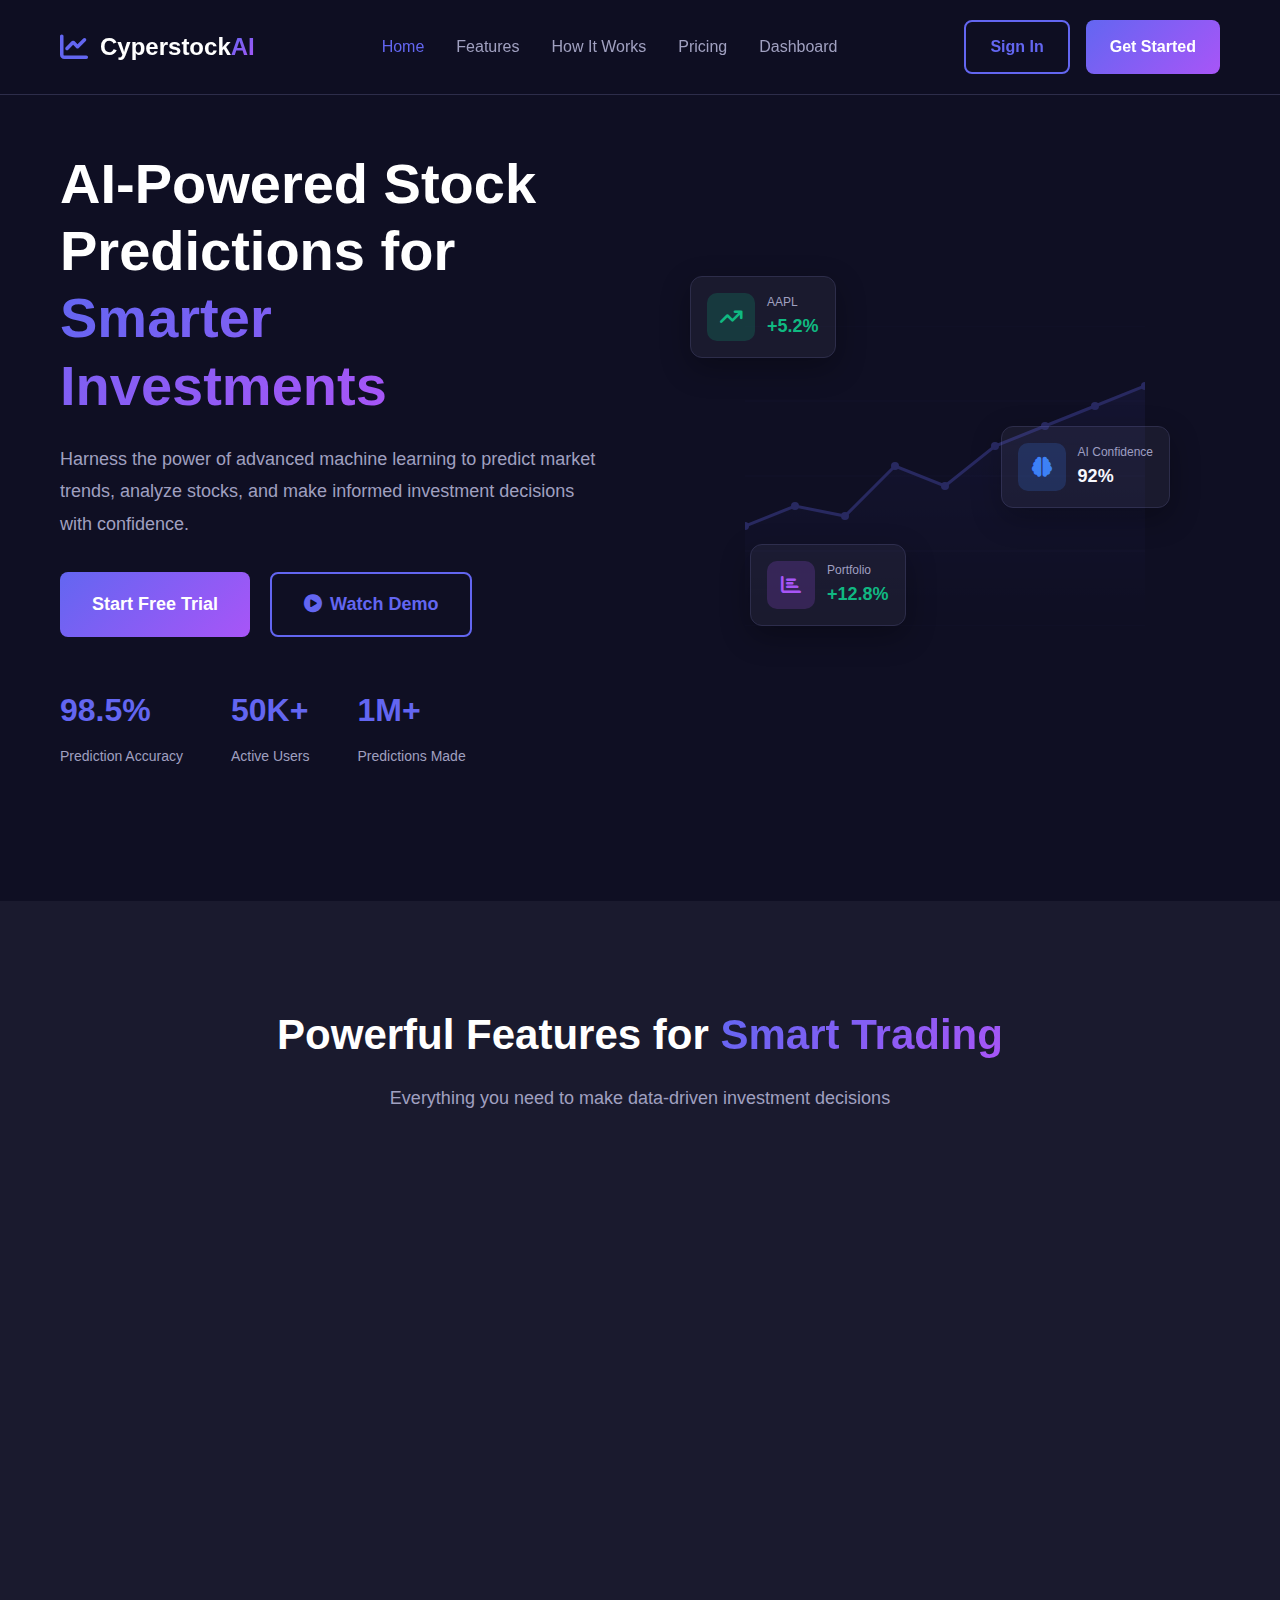
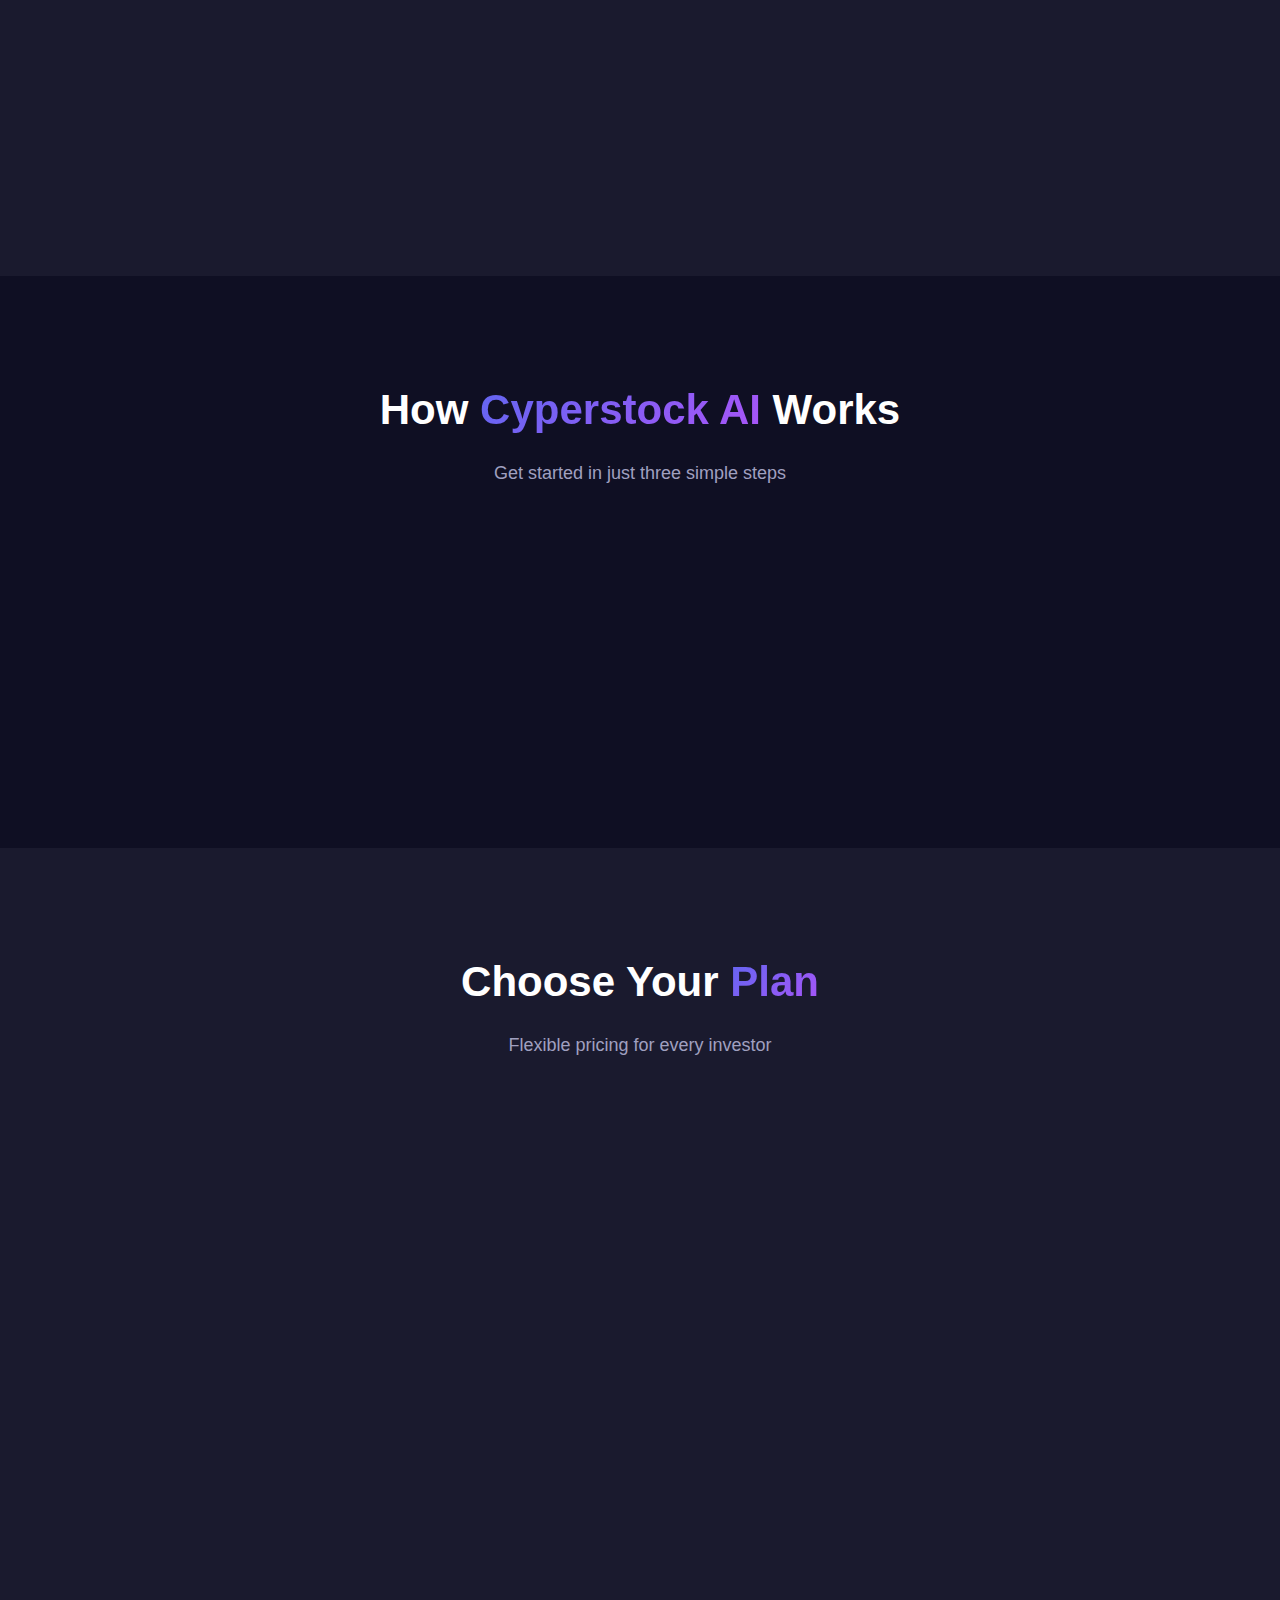
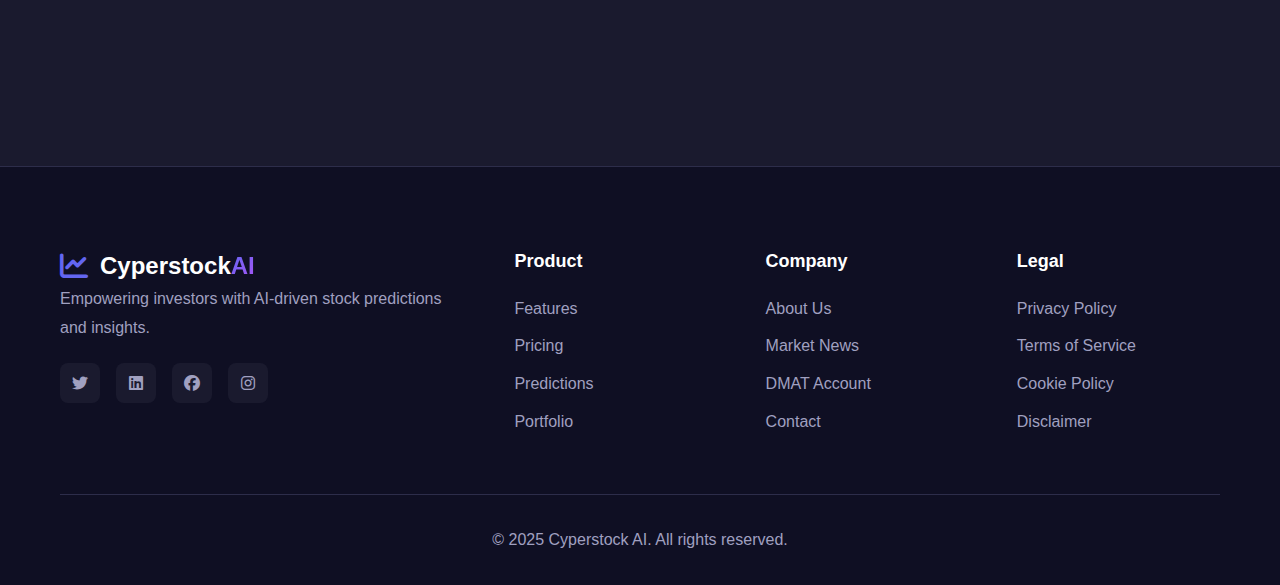
<file: index.html>
<!DOCTYPE html>
<html lang="en">
<head>
    <meta charset="UTF-8">
    <meta name="viewport" content="width=device-width, initial-scale=1.0">
    <title>Cyperstock AI - Smart Stock Predictions</title>
    <link rel="stylesheet" href="styles.css">
    <link rel="stylesheet" href="https://cdnjs.cloudflare.com/ajax/libs/font-awesome/6.4.0/css/all.min.css">
</head>
<body>
    <nav class="navbar">
        <div class="container">
            <div class="nav-content">
                <div class="logo">
                    <i class="fas fa-chart-line"></i>
                    <span>Cyperstock<span class="ai-text">AI</span></span>
                </div>
                <ul class="nav-links">
                    <li><a href="index.html" class="active">Home</a></li>
                    <li><a href="#features">Features</a></li>
                    <li><a href="#how-it-works">How It Works</a></li>
                    <li><a href="#pricing">Pricing</a></li>
                    <li><a href="dashboard.html">Dashboard</a></li>
                </ul>
                <div class="nav-buttons">
                    <a href="signin.html" class="btn btn-outline">Sign In</a>
                    <a href="signup.html" class="btn btn-primary">Get Started</a>
                </div>
                <div class="hamburger">
                    <span></span>
                    <span></span>
                    <span></span>
                </div>
            </div>
        </div>
    </nav>

    <section id="home" class="hero">
        <div class="container">
            <div class="hero-content">
                <div class="hero-text">
                    <h1>AI-Powered Stock Predictions for <span class="gradient-text">Smarter Investments</span></h1>
                    <p>Harness the power of advanced machine learning to predict market trends, analyze stocks, and make informed investment decisions with confidence.</p>
                    <div class="hero-buttons">
                        <a href="signup.html" class="btn btn-primary btn-large">Start Free Trial</a>
                        <a href="#how-it-works" class="btn btn-outline btn-large">
                            <i class="fas fa-play-circle"></i> Watch Demo
                        </a>
                    </div>
                    <div class="hero-stats">
                        <div class="stat">
                            <h3>98.5%</h3>
                            <p>Prediction Accuracy</p>
                        </div>
                        <div class="stat">
                            <h3>50K+</h3>
                            <p>Active Users</p>
                        </div>
                        <div class="stat">
                            <h3>1M+</h3>
                            <p>Predictions Made</p>
                        </div>
                    </div>
                </div>
                <div class="hero-image">
                    <div class="floating-card card-1">
                        <div class="card-icon green">
                            <i class="fas fa-arrow-trend-up"></i>
                        </div>
                        <div class="card-info">
                            <span class="card-label">AAPL</span>
                            <span class="card-value green">+5.2%</span>
                        </div>
                    </div>
                    <div class="floating-card card-2">
                        <div class="card-icon blue">
                            <i class="fas fa-brain"></i>
                        </div>
                        <div class="card-info">
                            <span class="card-label">AI Confidence</span>
                            <span class="card-value">92%</span>
                        </div>
                    </div>
                    <div class="floating-card card-3">
                        <div class="card-icon purple">
                            <i class="fas fa-chart-bar"></i>
                        </div>
                        <div class="card-info">
                            <span class="card-label">Portfolio</span>
                            <span class="card-value green">+12.8%</span>
                        </div>
                    </div>
                    <div class="hero-chart">
                        <canvas id="heroChart"></canvas>
                    </div>
                </div>
            </div>
        </div>
    </section>

    <section id="features" class="features">
        <div class="container">
            <div class="section-header">
                <h2>Powerful Features for <span class="gradient-text">Smart Trading</span></h2>
                <p>Everything you need to make data-driven investment decisions</p>
            </div>
            <div class="features-grid">
                <div class="feature-card">
                    <div class="feature-icon purple">
                        <i class="fas fa-robot"></i>
                    </div>
                    <h3>AI-Powered Predictions</h3>
                    <p>Advanced machine learning algorithms analyze market data to provide accurate stock predictions.</p>
                </div>
                <div class="feature-card">
                    <div class="feature-icon blue">
                        <i class="fas fa-chart-line"></i>
                    </div>
                    <h3>Real-Time Analysis</h3>
                    <p>Get instant market insights and live updates on your stock portfolio 24/7.</p>
                </div>
                <div class="feature-card">
                    <div class="feature-icon green">
                        <i class="fas fa-shield-halved"></i>
                    </div>
                    <h3>Secure DMAT Integration</h3>
                    <p>Connect your DMAT account securely and manage your investments seamlessly.</p>
                </div>
                <div class="feature-card">
                    <div class="feature-icon orange">
                        <i class="fas fa-bell"></i>
                    </div>
                    <h3>Smart Alerts</h3>
                    <p>Receive timely notifications about market movements and trading opportunities.</p>
                </div>
                <div class="feature-card">
                    <div class="feature-icon red">
                        <i class="fas fa-compass"></i>
                    </div>
                    <h3>Portfolio Optimizer</h3>
                    <p>AI-driven recommendations to optimize your portfolio for maximum returns.</p>
                </div>
                <div class="feature-card">
                    <div class="feature-icon cyan">
                        <i class="fas fa-graduation-cap"></i>
                    </div>
                    <h3>Learning Resources</h3>
                    <p>Access tutorials, market insights, and educational content to improve your trading skills.</p>
                </div>
            </div>
        </div>
    </section>

    <section id="how-it-works" class="how-it-works">
        <div class="container">
            <div class="section-header">
                <h2>How <span class="gradient-text">Cyperstock AI</span> Works</h2>
                <p>Get started in just three simple steps</p>
            </div>
            <div class="steps">
                <div class="step">
                    <div class="step-number">1</div>
                    <div class="step-content">
                        <h3>Create Your Account</h3>
                        <p>Sign up with email or Google and connect your DMAT account securely.</p>
                    </div>
                </div>
                <div class="step">
                    <div class="step-number">2</div>
                    <div class="step-content">
                        <h3>Set Your Preferences</h3>
                        <p>Tell us about your investment goals, risk tolerance, and preferred stocks.</p>
                    </div>
                </div>
                <div class="step">
                    <div class="step-number">3</div>
                    <div class="step-content">
                        <h3>Get AI Predictions</h3>
                        <p>Receive real-time predictions and insights to make smarter investment decisions.</p>
                    </div>
                </div>
            </div>
        </div>
    </section>

    <section id="pricing" class="pricing">
        <div class="container">
            <div class="section-header">
                <h2>Choose Your <span class="gradient-text">Plan</span></h2>
                <p>Flexible pricing for every investor</p>
            </div>
            <div class="pricing-grid">
                <div class="pricing-card">
                    <div class="pricing-header">
                        <h3>Starter</h3>
                        <div class="price">
                            <span class="currency">₹</span>
                            <span class="amount">0</span>
                            <span class="period">/month</span>
                        </div>
                    </div>
                    <ul class="features-list">
                        <li><i class="fas fa-check"></i> 5 Stock Predictions/day</li>
                        <li><i class="fas fa-check"></i> Basic Market Analysis</li>
                        <li><i class="fas fa-check"></i> Email Support</li>
                        <li class="disabled"><i class="fas fa-times"></i> Real-Time Alerts</li>
                        <li class="disabled"><i class="fas fa-times"></i> Portfolio Optimizer</li>
                    </ul>
                    <a href="signup.html" class="btn btn-outline">Get Started</a>
                </div>
                <div class="pricing-card featured">
                    <div class="badge">Most Popular</div>
                    <div class="pricing-header">
                        <h3>Pro</h3>
                        <div class="price">
                            <span class="currency">₹</span>
                            <span class="amount">999</span>
                            <span class="period">/month</span>
                        </div>
                    </div>
                    <ul class="features-list">
                        <li><i class="fas fa-check"></i> Unlimited Predictions</li>
                        <li><i class="fas fa-check"></i> Advanced AI Analysis</li>
                        <li><i class="fas fa-check"></i> Real-Time Alerts</li>
                        <li><i class="fas fa-check"></i> Portfolio Optimizer</li>
                        <li><i class="fas fa-check"></i> Priority Support</li>
                    </ul>
                    <a href="signup.html" class="btn btn-primary">Start Free Trial</a>
                </div>
                <div class="pricing-card">
                    <div class="pricing-header">
                        <h3>Enterprise</h3>
                        <div class="price">
                            <span class="currency">₹</span>
                            <span class="amount">2499</span>
                            <span class="period">/month</span>
                        </div>
                    </div>
                    <ul class="features-list">
                        <li><i class="fas fa-check"></i> Everything in Pro</li>
                        <li><i class="fas fa-check"></i> Custom AI Models</li>
                        <li><i class="fas fa-check"></i> API Access</li>
                        <li><i class="fas fa-check"></i> Dedicated Account Manager</li>
                        <li><i class="fas fa-check"></i> 24/7 Phone Support</li>
                    </ul>
                    <a href="signup.html" class="btn btn-outline">Contact Sales</a>
                </div>
            </div>
        </div>
    </section>

    <footer class="footer">
        <div class="container">
            <div class="footer-content">
                <div class="footer-section">
                    <div class="logo">
                        <i class="fas fa-chart-line"></i>
                        <span>Cyperstock<span class="ai-text">AI</span></span>
                    </div>
                    <p>Empowering investors with AI-driven stock predictions and insights.</p>
                    <div class="social-links">
                        <a href="#"><i class="fab fa-twitter"></i></a>
                        <a href="#"><i class="fab fa-linkedin"></i></a>
                        <a href="#"><i class="fab fa-facebook"></i></a>
                        <a href="#"><i class="fab fa-instagram"></i></a>
                    </div>
                </div>
                <div class="footer-section">
                    <h4>Product</h4>
                    <ul>
                        <li><a href="#features">Features</a></li>
                        <li><a href="#pricing">Pricing</a></li>
                        <li><a href="predictions.html">Predictions</a></li>
                        <li><a href="portfolio.html">Portfolio</a></li>
                    </ul>
                </div>
                <div class="footer-section">
                    <h4>Company</h4>
                    <ul>
                        <li><a href="#">About Us</a></li>
                        <li><a href="news.html">Market News</a></li>
                        <li><a href="dmat.html">DMAT Account</a></li>
                        <li><a href="#">Contact</a></li>
                    </ul>
                </div>
                <div class="footer-section">
                    <h4>Legal</h4>
                    <ul>
                        <li><a href="#">Privacy Policy</a></li>
                        <li><a href="#">Terms of Service</a></li>
                        <li><a href="#">Cookie Policy</a></li>
                        <li><a href="#">Disclaimer</a></li>
                    </ul>
                </div>
            </div>
            <div class="footer-bottom">
                <p>&copy; 2025 Cyperstock AI. All rights reserved.</p>
            </div>
        </div>
    </footer>

    <script src="script.js"></script>
</body>
</html>
</file>
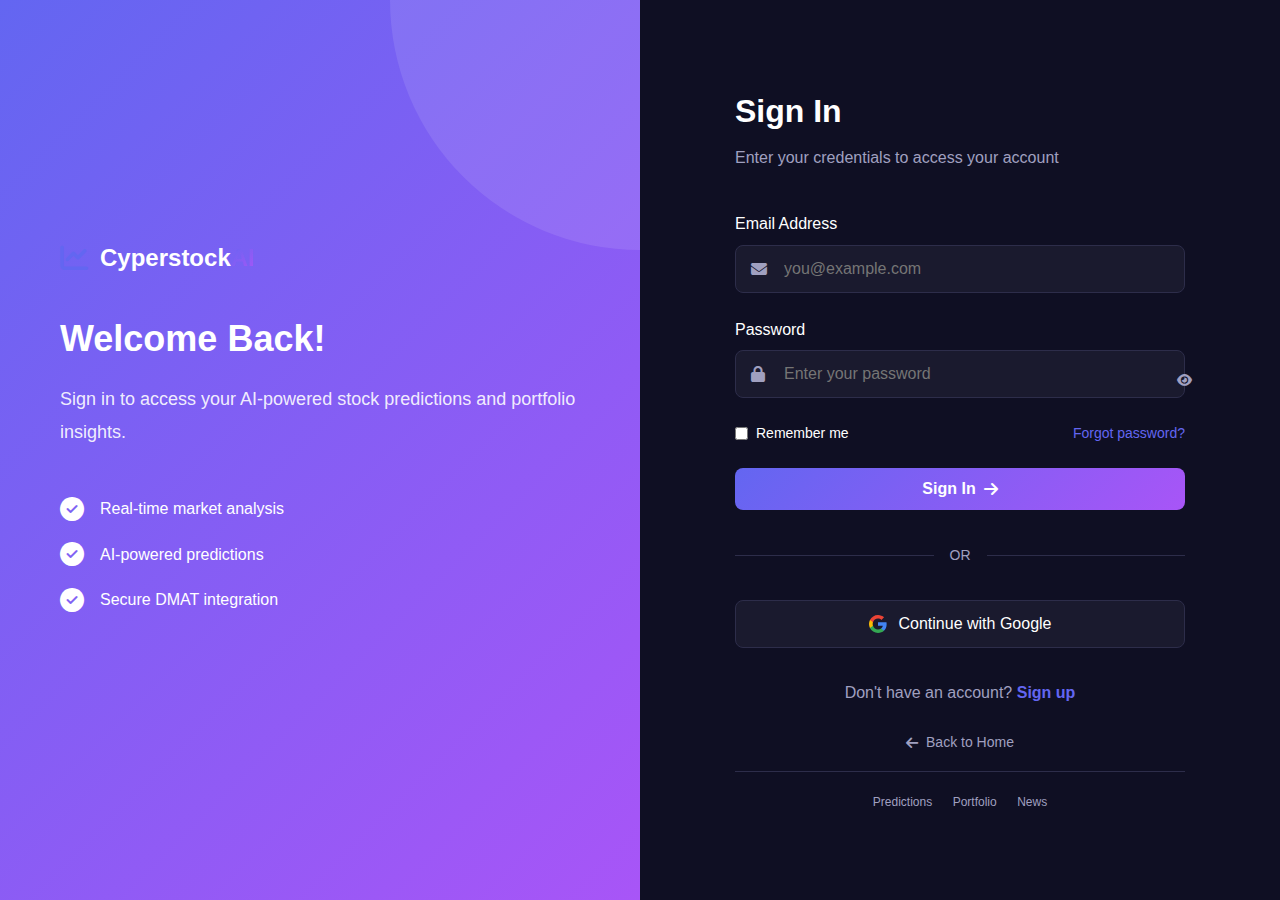
<file: dmat.html>
<!DOCTYPE html>
<html lang="en">
<head>
    <meta charset="UTF-8">
    <meta name="viewport" content="width=device-width, initial-scale=1.0">
    <title>DMAT Account - Cyperstock AI</title>
    <link rel="stylesheet" href="styles.css">
    <link rel="stylesheet" href="https://cdnjs.cloudflare.com/ajax/libs/font-awesome/6.4.0/css/all.min.css">
</head>
<body class="dashboard-page">
    <!-- Sidebar -->
    <aside class="sidebar">
        <div class="sidebar-header">
            <a href="index.html" class="logo" style="text-decoration: none; color: inherit;">
                <i class="fas fa-chart-line"></i>
                <span>Cyperstock<span class="ai-text">AI</span></span>
            </a>
        </div>
        <nav class="sidebar-nav">
            <a href="dashboard.html" class="nav-item">
                <i class="fas fa-home"></i>
                <span>Dashboard</span>
            </a>
            <a href="predictions.html" class="nav-item">
                <i class="fas fa-chart-bar"></i>
                <span>Predictions</span>
            </a>
            <a href="portfolio.html" class="nav-item">
                <i class="fas fa-briefcase"></i>
                <span>Portfolio</span>
            </a>
            <a href="news.html" class="nav-item">
                <i class="fas fa-newspaper"></i>
                <span>Market News</span>
            </a>
            <a href="dmat.html" class="nav-item active">
                <i class="fas fa-building-columns"></i>
                <span>DMAT Account</span>
            </a>
        </nav>
        <div class="sidebar-footer">
            <div class="user-profile">
                <div class="user-avatar">JD</div>
                <div class="user-info">
                    <h4>John Doe</h4>
                    <p>Pro Plan</p>
                </div>
            </div>
            <button class="btn-logout">
                <i class="fas fa-sign-out-alt"></i>
            </button>
        </div>
    </aside>

    <!-- Main Content -->
    <main class="dashboard-main">
        <!-- Header -->
        <header class="dashboard-header">
            <div class="header-left">
                <button class="menu-toggle">
                    <i class="fas fa-bars"></i>
                </button>
                <h1>DMAT Account</h1>
            </div>
            <div class="header-right">
                <button class="btn btn-primary">
                    <i class="fas fa-link"></i> Link New Account
                </button>
                <button class="icon-btn">
                    <i class="fas fa-bell"></i>
                    <span class="notification-dot"></span>
                </button>
                <button class="icon-btn">
                    <i class="fas fa-user"></i>
                </button>
            </div>
        </header>

        <!-- DMAT Content -->
        <div class="dashboard-content">
            <!-- Connected Accounts -->
            <div class="dmat-accounts">
                <h2>Connected DMAT Accounts</h2>
                <div class="accounts-grid">
                    <div class="dmat-account-card active">
                        <div class="account-status">
                            <span class="status-badge active">Active</span>
                            <button class="btn-icon-small"><i class="fas fa-ellipsis-v"></i></button>
                        </div>
                        <div class="account-header">
                            <div class="broker-logo">
                                <i class="fas fa-building"></i>
                            </div>
                            <div class="account-info">
                                <h3>Zerodha</h3>
                                <p>DMAT: 1234567890123456</p>
                            </div>
                        </div>
                        <div class="account-stats">
                            <div class="stat">
                                <span class="label">Holdings Value</span>
                                <span class="value">₹8,45,230</span>
                            </div>
                            <div class="stat">
                                <span class="label">Available Margin</span>
                                <span class="value">₹2,50,000</span>
                            </div>
                        </div>
                        <div class="account-actions">
                            <button class="btn btn-outline btn-small">
                                <i class="fas fa-sync"></i> Sync Now
                            </button>
                            <button class="btn btn-outline btn-small">
                                <i class="fas fa-chart-simple"></i> View Details
                            </button>
                        </div>
                        <div class="last-sync">
                            <i class="fas fa-clock"></i> Last synced: 5 mins ago
                        </div>
                    </div>

                    <div class="dmat-account-card">
                        <div class="account-status">
                            <span class="status-badge active">Active</span>
                            <button class="btn-icon-small"><i class="fas fa-ellipsis-v"></i></button>
                        </div>
                        <div class="account-header">
                            <div class="broker-logo">
                                <i class="fas fa-building"></i>
                            </div>
                            <div class="account-info">
                                <h3>Upstox</h3>
                                <p>DMAT: 9876543210987654</p>
                            </div>
                        </div>
                        <div class="account-stats">
                            <div class="stat">
                                <span class="label">Holdings Value</span>
                                <span class="value">₹4,00,660</span>
                            </div>
                            <div class="stat">
                                <span class="label">Available Margin</span>
                                <span class="value">₹1,20,000</span>
                            </div>
                        </div>
                        <div class="account-actions">
                            <button class="btn btn-outline btn-small">
                                <i class="fas fa-sync"></i> Sync Now
                            </button>
                            <button class="btn btn-outline btn-small">
                                <i class="fas fa-chart-simple"></i> View Details
                            </button>
                        </div>
                        <div class="last-sync">
                            <i class="fas fa-clock"></i> Last synced: 2 hours ago
                        </div>
                    </div>

                    <div class="dmat-account-card add-new">
                        <div class="add-account-content">
                            <div class="add-icon">
                                <i class="fas fa-plus"></i>
                            </div>
                            <h3>Link New DMAT Account</h3>
                            <p>Connect another broker account to manage all investments in one place</p>
                            <button class="btn btn-primary">
                                <i class="fas fa-link"></i> Link Account
                            </button>
                        </div>
                    </div>
                </div>
            </div>

            <!-- Supported Brokers -->
            <div class="dashboard-card">
                <div class="card-header">
                    <h3>Supported Brokers</h3>
                    <p class="subtitle">Connect with India's leading stockbrokers</p>
                </div>
                <div class="card-content">
                    <div class="brokers-grid">
                        <div class="broker-card">
                            <div class="broker-icon">
                                <i class="fas fa-building-columns"></i>
                            </div>
                            <h4>Zerodha</h4>
                            <p>India's largest stockbroker</p>
                            <button class="btn btn-outline btn-small">Connect</button>
                        </div>
                        <div class="broker-card">
                            <div class="broker-icon">
                                <i class="fas fa-building-columns"></i>
                            </div>
                            <h4>Upstox</h4>
                            <p>Low-cost trading platform</p>
                            <button class="btn btn-outline btn-small">Connect</button>
                        </div>
                        <div class="broker-card">
                            <div class="broker-icon">
                                <i class="fas fa-building-columns"></i>
                            </div>
                            <h4>Angel One</h4>
                            <p>Full-service broker</p>
                            <button class="btn btn-outline btn-small">Connect</button>
                        </div>
                        <div class="broker-card">
                            <div class="broker-icon">
                                <i class="fas fa-building-columns"></i>
                            </div>
                            <h4>ICICI Direct</h4>
                            <p>Bank-backed trading</p>
                            <button class="btn btn-outline btn-small">Connect</button>
                        </div>
                        <div class="broker-card">
                            <div class="broker-icon">
                                <i class="fas fa-building-columns"></i>
                            </div>
                            <h4>HDFC Securities</h4>
                            <p>Trusted by millions</p>
                            <button class="btn btn-outline btn-small">Connect</button>
                        </div>
                        <div class="broker-card">
                            <div class="broker-icon">
                                <i class="fas fa-building-columns"></i>
                            </div>
                            <h4>Groww</h4>
                            <p>Simple investing</p>
                            <button class="btn btn-outline btn-small">Connect</button>
                        </div>
                        <div class="broker-card">
                            <div class="broker-icon">
                                <i class="fas fa-building-columns"></i>
                            </div>
                            <h4>Sharekhan</h4>
                            <p>Comprehensive services</p>
                            <button class="btn btn-outline btn-small">Connect</button>
                        </div>
                        <div class="broker-card">
                            <div class="broker-icon">
                                <i class="fas fa-building-columns"></i>
                            </div>
                            <h4>5paisa</h4>
                            <p>Affordable trading</p>
                            <button class="btn btn-outline btn-small">Connect</button>
                        </div>
                    </div>
                </div>
            </div>

            <!-- Security & Benefits -->
            <div class="info-cards-grid">
                <div class="info-card">
                    <div class="info-icon">
                        <i class="fas fa-shield-halved"></i>
                    </div>
                    <h3>Bank-Level Security</h3>
                    <p>Your DMAT account credentials are encrypted with 256-bit SSL encryption and stored securely.</p>
                </div>
                <div class="info-card">
                    <div class="info-icon">
                        <i class="fas fa-sync"></i>
                    </div>
                    <h3>Auto-Sync</h3>
                    <p>Real-time synchronization of your holdings and transactions across all connected accounts.</p>
                </div>
                <div class="info-card">
                    <div class="info-icon">
                        <i class="fas fa-eye-slash"></i>
                    </div>
                    <h3>Read-Only Access</h3>
                    <p>We only read your portfolio data. We cannot place orders or withdraw funds from your account.</p>
                </div>
            </div>

            <!-- How to Connect -->
            <div class="dashboard-card">
                <div class="card-header">
                    <h3>How to Connect Your DMAT Account</h3>
                </div>
                <div class="card-content">
                    <div class="steps-horizontal">
                        <div class="step-item">
                            <div class="step-number">1</div>
                            <h4>Select Broker</h4>
                            <p>Choose your broker from the supported list above</p>
                        </div>
                        <div class="step-arrow"><i class="fas fa-arrow-right"></i></div>
                        <div class="step-item">
                            <div class="step-number">2</div>
                            <h4>Authorize</h4>
                            <p>Login to your broker account to grant read-only access</p>
                        </div>
                        <div class="step-arrow"><i class="fas fa-arrow-right"></i></div>
                        <div class="step-item">
                            <div class="step-number">3</div>
                            <h4>Sync Data</h4>
                            <p>Your holdings will be automatically imported and synced</p>
                        </div>
                        <div class="step-arrow"><i class="fas fa-arrow-right"></i></div>
                        <div class="step-item">
                            <div class="step-number">4</div>
                            <h4>Get Insights</h4>
                            <p>Receive AI-powered predictions for your portfolio</p>
                        </div>
                    </div>
                </div>
            </div>

            <!-- FAQ -->
            <div class="dashboard-card">
                <div class="card-header">
                    <h3>Frequently Asked Questions</h3>
                </div>
                <div class="card-content">
                    <div class="faq-list">
                        <div class="faq-item">
                            <div class="faq-question">
                                <h4>Is it safe to connect my DMAT account?</h4>
                                <i class="fas fa-chevron-down"></i>
                            </div>
                            <div class="faq-answer">
                                <p>Yes, it's completely safe. We use bank-level encryption and only request read-only access. We cannot place orders, transfer funds, or modify your account in any way.</p>
                            </div>
                        </div>
                        <div class="faq-item">
                            <div class="faq-question">
                                <h4>How often is my portfolio synced?</h4>
                                <i class="fas fa-chevron-down"></i>
                            </div>
                            <div class="faq-answer">
                                <p>Your portfolio is automatically synced every 5 minutes during market hours and every hour after market close. You can also manually sync anytime.</p>
                            </div>
                        </div>
                        <div class="faq-item">
                            <div class="faq-question">
                                <h4>Can I connect multiple DMAT accounts?</h4>
                                <i class="fas fa-chevron-down"></i>
                            </div>
                            <div class="faq-answer">
                                <p>Yes, you can connect multiple DMAT accounts from different brokers. All your holdings will be consolidated in one view.</p>
                            </div>
                        </div>
                        <div class="faq-item">
                            <div class="faq-question">
                                <h4>How do I disconnect my account?</h4>
                                <i class="fas fa-chevron-down"></i>
                            </div>
                            <div class="faq-answer">
                                <p>You can disconnect anytime by clicking the menu icon on your connected account card and selecting "Disconnect". All your data will be removed immediately.</p>
                            </div>
                        </div>
                    </div>
                </div>
            </div>
        </div>
    </main>

    <script src="dashboard.js"></script>
    <script src="dmat.js"></script>
</body>
</html>
</file>
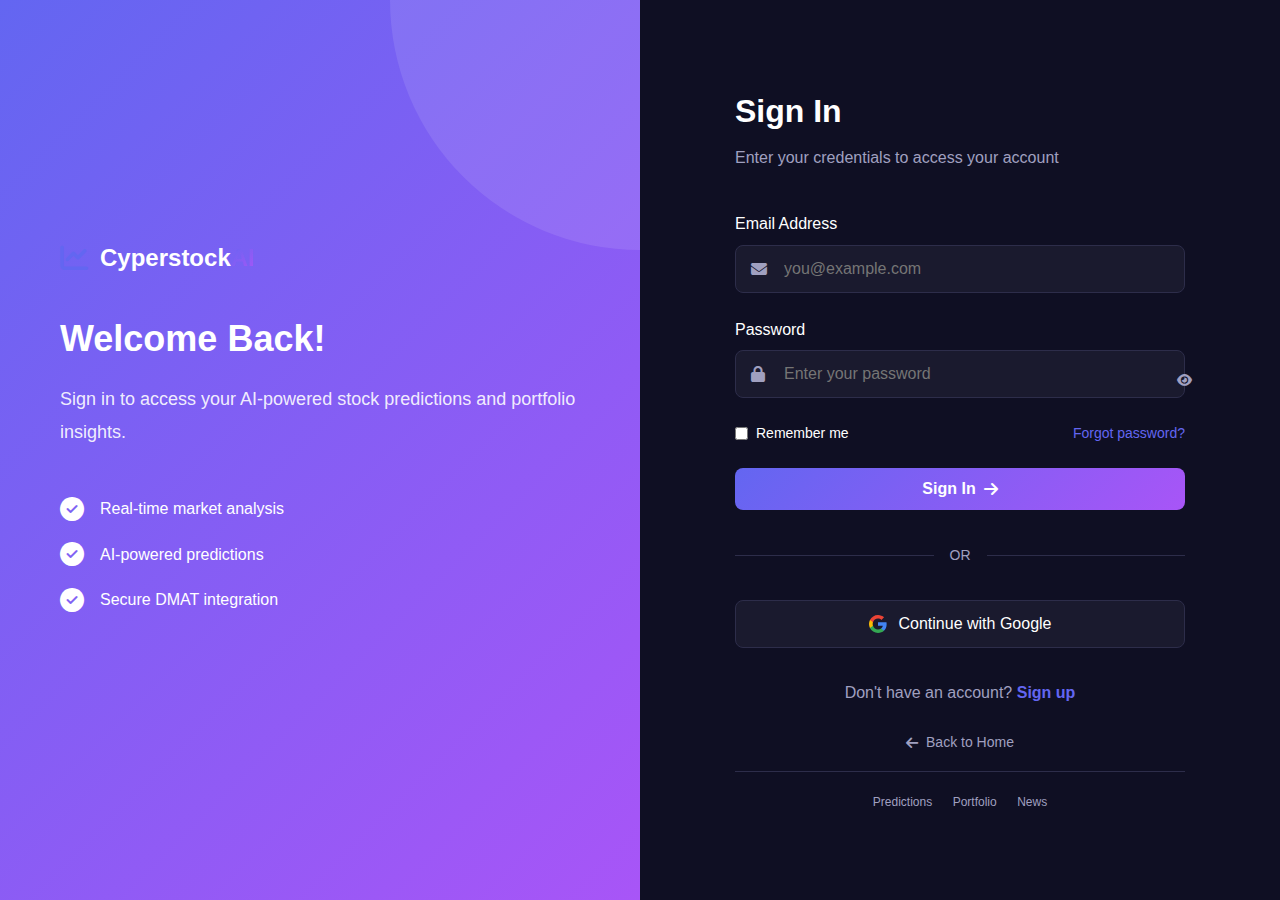
<file: news.html>
<!DOCTYPE html>
<html lang="en">
<head>
    <meta charset="UTF-8">
    <meta name="viewport" content="width=device-width, initial-scale=1.0">
    <title>Market News - Cyperstock AI</title>
    <link rel="stylesheet" href="styles.css">
    <link rel="stylesheet" href="https://cdnjs.cloudflare.com/ajax/libs/font-awesome/6.4.0/css/all.min.css">
</head>
<body class="dashboard-page">
    <!-- Sidebar -->
    <aside class="sidebar">
        <div class="sidebar-header">
            <a href="index.html" class="logo" style="text-decoration: none; color: inherit;">
                <i class="fas fa-chart-line"></i>
                <span>Cyperstock<span class="ai-text">AI</span></span>
            </a>
        </div>
        <nav class="sidebar-nav">
            <a href="dashboard.html" class="nav-item">
                <i class="fas fa-home"></i>
                <span>Dashboard</span>
            </a>
            <a href="predictions.html" class="nav-item">
                <i class="fas fa-chart-bar"></i>
                <span>Predictions</span>
            </a>
            <a href="portfolio.html" class="nav-item">
                <i class="fas fa-briefcase"></i>
                <span>Portfolio</span>
            </a>
            <a href="news.html" class="nav-item active">
                <i class="fas fa-newspaper"></i>
                <span>Market News</span>
            </a>
            <a href="dmat.html" class="nav-item">
                <i class="fas fa-building-columns"></i>
                <span>DMAT Account</span>
            </a>
        </nav>
        <div class="sidebar-footer">
            <div class="user-profile">
                <div class="user-avatar">JD</div>
                <div class="user-info">
                    <h4>John Doe</h4>
                    <p>Pro Plan</p>
                </div>
            </div>
            <button class="btn-logout">
                <i class="fas fa-sign-out-alt"></i>
            </button>
        </div>
    </aside>

    <!-- Main Content -->
    <main class="dashboard-main">
        <!-- Header -->
        <header class="dashboard-header">
            <div class="header-left">
                <button class="menu-toggle">
                    <i class="fas fa-bars"></i>
                </button>
                <h1>Market News</h1>
            </div>
            <div class="header-right">
                <div class="search-box">
                    <i class="fas fa-search"></i>
                    <input type="text" placeholder="Search news...">
                </div>
                <button class="icon-btn">
                    <i class="fas fa-bell"></i>
                    <span class="notification-dot"></span>
                </button>
                <button class="icon-btn">
                    <i class="fas fa-user"></i>
                </button>
            </div>
        </header>

        <!-- News Content -->
        <div class="dashboard-content">
            <!-- News Filters -->
            <div class="news-filters">
                <button class="filter-chip active">All News</button>
                <button class="filter-chip">Market Updates</button>
                <button class="filter-chip">Stock Analysis</button>
                <button class="filter-chip">Economy</button>
                <button class="filter-chip">Technology</button>
                <button class="filter-chip">Finance</button>
                <button class="filter-chip">Global Markets</button>
            </div>

            <!-- Market Overview -->
            <div class="market-overview">
                <div class="market-index">
                    <div class="index-info">
                        <span class="index-name">NIFTY 50</span>
                        <span class="index-value">19,542.30</span>
                    </div>
                    <div class="index-change positive">
                        <i class="fas fa-arrow-up"></i> +125.50 (+0.65%)
                    </div>
                </div>
                <div class="market-index">
                    <div class="index-info">
                        <span class="index-name">SENSEX</span>
                        <span class="index-value">65,280.45</span>
                    </div>
                    <div class="index-change positive">
                        <i class="fas fa-arrow-up"></i> +420.25 (+0.65%)
                    </div>
                </div>
                <div class="market-index">
                    <div class="index-info">
                        <span class="index-name">NASDAQ</span>
                        <span class="index-value">14,524.09</span>
                    </div>
                    <div class="index-change negative">
                        <i class="fas fa-arrow-down"></i> -45.32 (-0.31%)
                    </div>
                </div>
                <div class="market-index">
                    <div class="index-info">
                        <span class="index-name">DOW JONES</span>
                        <span class="index-value">35,112.78</span>
                    </div>
                    <div class="index-change positive">
                        <i class="fas fa-arrow-up"></i> +68.45 (+0.20%)
                    </div>
                </div>
            </div>

            <!-- Featured News -->
            <div class="featured-news">
                <div class="news-card featured">
                    <div class="news-image">
                        <img src="https://images.unsplash.com/photo-1611974789855-9c2a0a7236a3?w=800" alt="Market News">
                        <span class="news-badge breaking">Breaking</span>
                    </div>
                    <div class="news-content">
                        <div class="news-meta">
                            <span class="news-category">Market Updates</span>
                            <span class="news-time"><i class="fas fa-clock"></i> 15 mins ago</span>
                        </div>
                        <h2>Nifty Hits All-Time High: Crosses 19,500 Mark on Strong Global Cues</h2>
                        <p>Indian benchmark indices reached new record highs today, with Nifty 50 surpassing the 19,500 level for the first time. The rally was driven by positive global sentiment and strong domestic economic data.</p>
                        <div class="news-footer">
                            <div class="news-source">
                                <img src="https://via.placeholder.com/32" alt="Source">
                                <span>Economic Times</span>
                            </div>
                            <div class="news-actions">
                                <button class="btn-icon-small"><i class="fas fa-bookmark"></i></button>
                                <button class="btn-icon-small"><i class="fas fa-share-nodes"></i></button>
                            </div>
                        </div>
                    </div>
                </div>
            </div>

            <!-- News Grid -->
            <div class="news-grid">
                <div class="news-card">
                    <div class="news-image-small">
                        <img src="https://images.unsplash.com/photo-1590283603385-17ffb3a7f29f?w=400" alt="Tech News">
                        <span class="news-badge trending">Trending</span>
                    </div>
                    <div class="news-content">
                        <div class="news-meta">
                            <span class="news-category tech">Technology</span>
                            <span class="news-time"><i class="fas fa-clock"></i> 1 hour ago</span>
                        </div>
                        <h3>Tech Stocks Rally: Apple, Microsoft Lead Gains Amid AI Boom</h3>
                        <p>Technology stocks surged today as AI-related companies showed strong quarterly results, boosting investor confidence in the sector.</p>
                        <div class="news-footer">
                            <div class="news-source">
                                <span>Bloomberg</span>
                            </div>
                            <div class="news-actions">
                                <button class="btn-icon-small"><i class="fas fa-bookmark"></i></button>
                                <button class="btn-icon-small"><i class="fas fa-share-nodes"></i></button>
                            </div>
                        </div>
                    </div>
                </div>

                <div class="news-card">
                    <div class="news-image-small">
                        <img src="https://images.unsplash.com/photo-1559526324-4b87b5e36e44?w=400" alt="Banking News">
                    </div>
                    <div class="news-content">
                        <div class="news-meta">
                            <span class="news-category finance">Finance</span>
                            <span class="news-time"><i class="fas fa-clock"></i> 2 hours ago</span>
                        </div>
                        <h3>RBI Keeps Interest Rates Unchanged, Maintains Growth Outlook</h3>
                        <p>The Reserve Bank of India maintained its policy rates citing balanced inflation concerns and economic growth momentum.</p>
                        <div class="news-footer">
                            <div class="news-source">
                                <span>Moneycontrol</span>
                            </div>
                            <div class="news-actions">
                                <button class="btn-icon-small"><i class="fas fa-bookmark"></i></button>
                                <button class="btn-icon-small"><i class="fas fa-share-nodes"></i></button>
                            </div>
                        </div>
                    </div>
                </div>

                <div class="news-card">
                    <div class="news-image-small">
                        <img src="https://images.unsplash.com/photo-1579621970795-87facc2f976d?w=400" alt="Stock Analysis">
                    </div>
                    <div class="news-content">
                        <div class="news-meta">
                            <span class="news-category analysis">Analysis</span>
                            <span class="news-time"><i class="fas fa-clock"></i> 3 hours ago</span>
                        </div>
                        <h3>TCS Reports Strong Q3 Results, Beats Analyst Expectations</h3>
                        <p>Tata Consultancy Services announced better-than-expected quarterly earnings with robust deal pipeline and improving margins.</p>
                        <div class="news-footer">
                            <div class="news-source">
                                <span>Reuters</span>
                            </div>
                            <div class="news-actions">
                                <button class="btn-icon-small"><i class="fas fa-bookmark"></i></button>
                                <button class="btn-icon-small"><i class="fas fa-share-nodes"></i></button>
                            </div>
                        </div>
                    </div>
                </div>

                <div class="news-card">
                    <div class="news-image-small">
                        <img src="https://images.unsplash.com/photo-1535320903710-d993d3d77d29?w=400" alt="Global Markets">
                    </div>
                    <div class="news-content">
                        <div class="news-meta">
                            <span class="news-category global">Global</span>
                            <span class="news-time"><i class="fas fa-clock"></i> 4 hours ago</span>
                        </div>
                        <h3>US Markets Mixed as Fed Signals Rate Cut Pause</h3>
                        <p>Wall Street showed mixed performance after Federal Reserve officials hinted at pausing rate cuts in upcoming meetings.</p>
                        <div class="news-footer">
                            <div class="news-source">
                                <span>CNBC</span>
                            </div>
                            <div class="news-actions">
                                <button class="btn-icon-small"><i class="fas fa-bookmark"></i></button>
                                <button class="btn-icon-small"><i class="fas fa-share-nodes"></i></button>
                            </div>
                        </div>
                    </div>
                </div>

                <div class="news-card">
                    <div class="news-image-small">
                        <img src="https://images.unsplash.com/photo-1552664730-d307ca884978?w=400" alt="Economy">
                    </div>
                    <div class="news-content">
                        <div class="news-meta">
                            <span class="news-category economy">Economy</span>
                            <span class="news-time"><i class="fas fa-clock"></i> 5 hours ago</span>
                        </div>
                        <h3>India's GDP Growth Projected at 7.2% for FY2024</h3>
                        <p>Economic indicators suggest robust growth momentum with strong manufacturing and services sector performance.</p>
                        <div class="news-footer">
                            <div class="news-source">
                                <span>Business Standard</span>
                            </div>
                            <div class="news-actions">
                                <button class="btn-icon-small"><i class="fas fa-bookmark"></i></button>
                                <button class="btn-icon-small"><i class="fas fa-share-nodes"></i></button>
                            </div>
                        </div>
                    </div>
                </div>

                <div class="news-card">
                    <div class="news-image-small">
                        <img src="https://images.unsplash.com/photo-1460925895917-afdab827c52f?w=400" alt="Crypto">
                    </div>
                    <div class="news-content">
                        <div class="news-meta">
                            <span class="news-category crypto">Crypto</span>
                            <span class="news-time"><i class="fas fa-clock"></i> 6 hours ago</span>
                        </div>
                        <h3>Bitcoin Surges Past $42,000 on Institutional Interest</h3>
                        <p>Cryptocurrency markets rallied as major institutions announced increased allocation to digital assets.</p>
                        <div class="news-footer">
                            <div class="news-source">
                                <span>CoinDesk</span>
                            </div>
                            <div class="news-actions">
                                <button class="btn-icon-small"><i class="fas fa-bookmark"></i></button>
                                <button class="btn-icon-small"><i class="fas fa-share-nodes"></i></button>
                            </div>
                        </div>
                    </div>
                </div>
            </div>

            <!-- Trending Topics -->
            <div class="dashboard-card">
                <div class="card-header">
                    <h3><i class="fas fa-fire"></i> Trending Topics</h3>
                </div>
                <div class="card-content">
                    <div class="trending-topics">
                        <div class="topic-tag">#NiftyAllTimeHigh</div>
                        <div class="topic-tag">#TechStocks</div>
                        <div class="topic-tag">#RBIPolicy</div>
                        <div class="topic-tag">#AIBoom</div>
                        <div class="topic-tag">#EarningsSeason</div>
                        <div class="topic-tag">#FederalReserve</div>
                        <div class="topic-tag">#IndianEconomy</div>
                        <div class="topic-tag">#Bitcoin</div>
                    </div>
                </div>
            </div>

            <!-- Load More -->
            <div class="load-more">
                <button class="btn btn-outline btn-large">
                    <i class="fas fa-rotate"></i> Load More News
                </button>
            </div>
        </div>
    </main>

    <script src="dashboard.js"></script>
    <script src="news.js"></script>
</body>
</html>
</file>
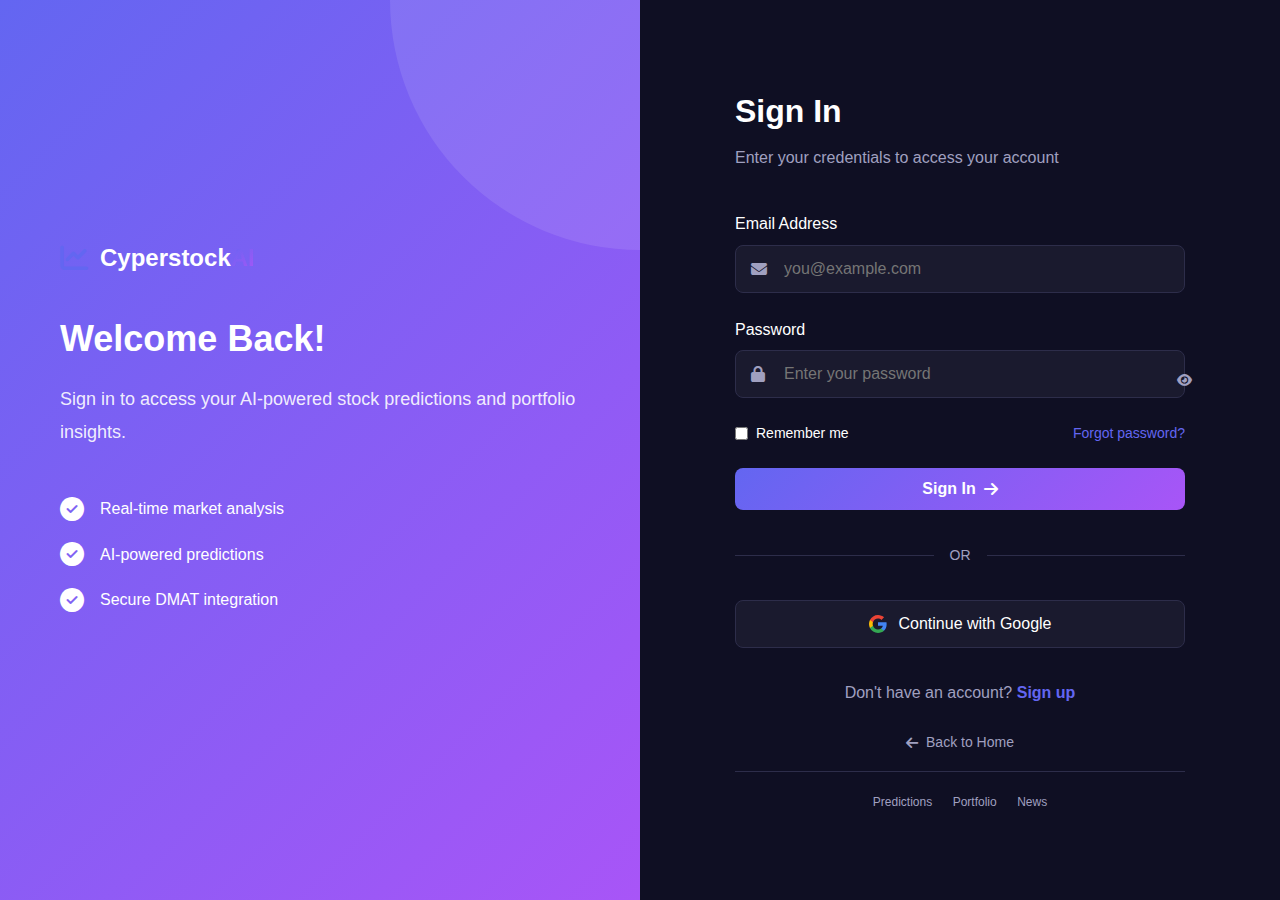
<file: signin.html>
<!DOCTYPE html>
<html lang="en">
<head>
    <meta charset="UTF-8">
    <meta name="viewport" content="width=device-width, initial-scale=1.0">
    <title>Sign In - Cyperstock AI</title>
    <link rel="stylesheet" href="styles.css">
    <link rel="stylesheet" href="https://cdnjs.cloudflare.com/ajax/libs/font-awesome/6.4.0/css/all.min.css">
</head>
<body class="auth-page">
    <div class="auth-container">
        <div class="auth-left">
            <div class="auth-branding">
                <a href="index.html" class="logo" style="text-decoration: none; color: inherit;">
                    <i class="fas fa-chart-line"></i>
                    <span>Cyperstock<span class="ai-text">AI</span></span>
                </a>
                <h2>Welcome Back!</h2>
                <p>Sign in to access your AI-powered stock predictions and portfolio insights.</p>
                <div class="auth-features">
                    <div class="auth-feature">
                        <i class="fas fa-check-circle"></i>
                        <span>Real-time market analysis</span>
                    </div>
                    <div class="auth-feature">
                        <i class="fas fa-check-circle"></i>
                        <span>AI-powered predictions</span>
                    </div>
                    <div class="auth-feature">
                        <i class="fas fa-check-circle"></i>
                        <span>Secure DMAT integration</span>
                    </div>
                </div>
            </div>
        </div>
        <div class="auth-right">
            <div class="auth-form-container">
                <div class="auth-header">
                    <h1>Sign In</h1>
                    <p>Enter your credentials to access your account</p>
                </div>

                <form id="signinForm" class="auth-form">
                    <div class="form-group">
                        <label for="email">Email Address</label>
                        <div class="input-group">
                            <i class="fas fa-envelope"></i>
                            <input type="email" id="email" name="email" placeholder="you@example.com" required>
                        </div>
                    </div>

                    <div class="form-group">
                        <label for="password">Password</label>
                        <div class="input-group">
                            <i class="fas fa-lock"></i>
                            <input type="password" id="password" name="password" placeholder="Enter your password" required>
                            <button type="button" class="toggle-password" onclick="togglePassword('password')">
                                <i class="fas fa-eye"></i>
                            </button>
                        </div>
                    </div>

                    <div class="form-options">
                        <label class="checkbox-label">
                            <input type="checkbox" id="remember">
                            <span>Remember me</span>
                        </label>
                        <a href="#" class="forgot-password">Forgot password?</a>
                    </div>

                    <button type="submit" class="btn btn-primary btn-block">
                        <span>Sign In</span>
                        <i class="fas fa-arrow-right"></i>
                    </button>
                </form>

                <div class="divider">
                    <span>OR</span>
                </div>

                <div class="social-signin">
                    <button class="btn btn-google" onclick="signInWithGoogle()">
                        <svg width="18" height="18" viewBox="0 0 18 18" fill="none" xmlns="http://www.w3.org/2000/svg">
                            <path d="M17.64 9.2c0-.637-.057-1.251-.164-1.84H9v3.481h4.844c-.209 1.125-.843 2.078-1.796 2.717v2.258h2.908c1.702-1.567 2.684-3.874 2.684-6.615z" fill="#4285F4"/>
                            <path d="M9.003 18c2.43 0 4.467-.806 5.956-2.184l-2.909-2.258c-.806.54-1.836.86-3.047.86-2.344 0-4.328-1.584-5.036-3.711H.957v2.332C2.438 15.983 5.482 18 9.003 18z" fill="#34A853"/>
                            <path d="M3.964 10.712c-.18-.54-.282-1.117-.282-1.71 0-.593.102-1.17.282-1.71V4.96H.957C.347 6.175 0 7.55 0 9.002c0 1.452.348 2.827.957 4.042l3.007-2.332z" fill="#FBBC05"/>
                            <path d="M9.003 3.58c1.321 0 2.508.454 3.44 1.345l2.582-2.58C13.464.891 11.428 0 9.002 0 5.481 0 2.438 2.017.957 4.958L3.964 7.29c.708-2.127 2.692-3.71 5.036-3.71z" fill="#EA4335"/>
                        </svg>
                        Continue with Google
                    </button>
                </div>

                <div class="auth-footer">
                    <p>Don't have an account? <a href="signup.html">Sign up</a></p>
                </div>

                <div class="back-home">
                    <a href="index.html">
                        <i class="fas fa-arrow-left"></i> Back to Home
                    </a>
                </div>

                <div class="quick-links" style="text-align: center; margin-top: 16px; padding-top: 16px; border-top: 1px solid var(--border-color);">
                    <a href="predictions.html" style="color: var(--text-secondary); font-size: 12px; margin: 0 8px;">Predictions</a>
                    <a href="portfolio.html" style="color: var(--text-secondary); font-size: 12px; margin: 0 8px;">Portfolio</a>
                    <a href="news.html" style="color: var(--text-secondary); font-size: 12px; margin: 0 8px;">News</a>
                </div>
            </div>
        </div>
    </div>

    <script src="auth.js"></script>
</body>
</html>
</file>
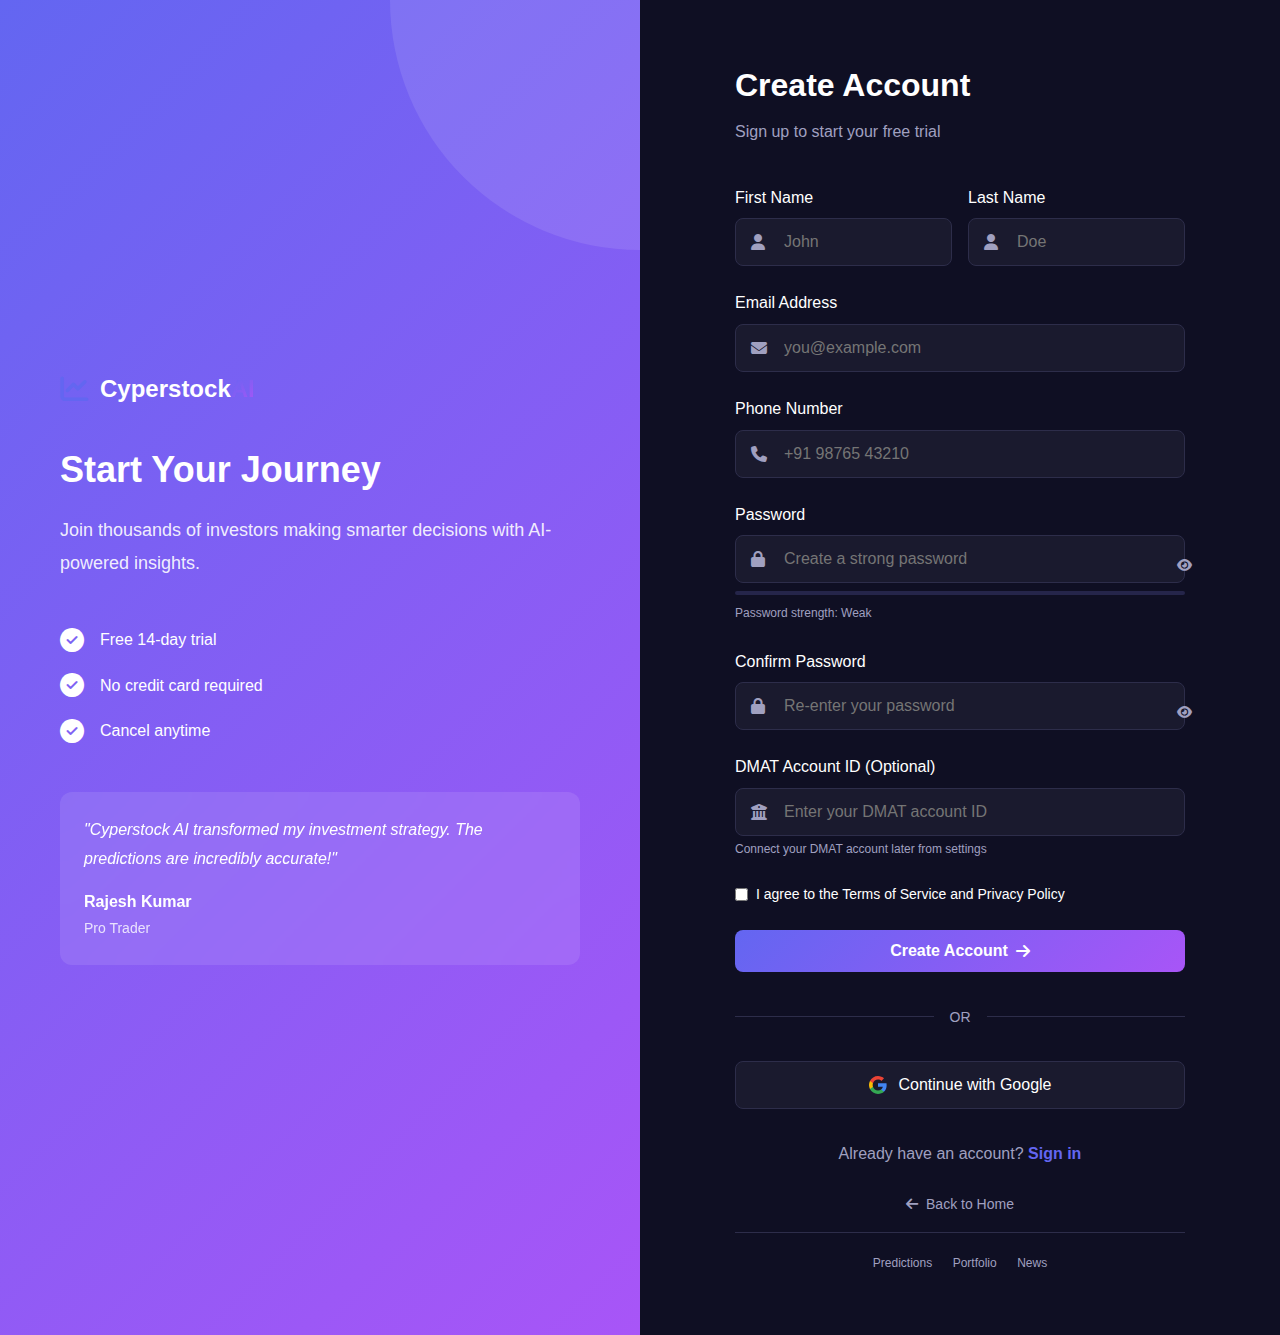
<file: signup.html>
<!DOCTYPE html>
<html lang="en">
<head>
    <meta charset="UTF-8">
    <meta name="viewport" content="width=device-width, initial-scale=1.0">
    <title>Sign Up - Cyperstock AI</title>
    <link rel="stylesheet" href="styles.css">
    <link rel="stylesheet" href="https://cdnjs.cloudflare.com/ajax/libs/font-awesome/6.4.0/css/all.min.css">
</head>
<body class="auth-page">
    <div class="auth-container">
        <div class="auth-left">
            <div class="auth-branding">
                <a href="index.html" class="logo" style="text-decoration: none; color: inherit;">
                    <i class="fas fa-chart-line"></i>
                    <span>Cyperstock<span class="ai-text">AI</span></span>
                </a>
                <h2>Start Your Journey</h2>
                <p>Join thousands of investors making smarter decisions with AI-powered insights.</p>
                <div class="auth-features">
                    <div class="auth-feature">
                        <i class="fas fa-check-circle"></i>
                        <span>Free 14-day trial</span>
                    </div>
                    <div class="auth-feature">
                        <i class="fas fa-check-circle"></i>
                        <span>No credit card required</span>
                    </div>
                    <div class="auth-feature">
                        <i class="fas fa-check-circle"></i>
                        <span>Cancel anytime</span>
                    </div>
                </div>
                <div class="testimonial">
                    <p>"Cyperstock AI transformed my investment strategy. The predictions are incredibly accurate!"</p>
                    <div class="testimonial-author">
                        <strong>Rajesh Kumar</strong>
                        <span>Pro Trader</span>
                    </div>
                </div>
            </div>
        </div>
        <div class="auth-right">
            <div class="auth-form-container">
                <div class="auth-header">
                    <h1>Create Account</h1>
                    <p>Sign up to start your free trial</p>
                </div>

                <form id="signupForm" class="auth-form">
                    <div class="form-row">
                        <div class="form-group">
                            <label for="firstName">First Name</label>
                            <div class="input-group">
                                <i class="fas fa-user"></i>
                                <input type="text" id="firstName" name="firstName" placeholder="John" required>
                            </div>
                        </div>
                        <div class="form-group">
                            <label for="lastName">Last Name</label>
                            <div class="input-group">
                                <i class="fas fa-user"></i>
                                <input type="text" id="lastName" name="lastName" placeholder="Doe" required>
                            </div>
                        </div>
                    </div>

                    <div class="form-group">
                        <label for="email">Email Address</label>
                        <div class="input-group">
                            <i class="fas fa-envelope"></i>
                            <input type="email" id="email" name="email" placeholder="you@example.com" required>
                        </div>
                    </div>

                    <div class="form-group">
                        <label for="phone">Phone Number</label>
                        <div class="input-group">
                            <i class="fas fa-phone"></i>
                            <input type="tel" id="phone" name="phone" placeholder="+91 98765 43210" required>
                        </div>
                    </div>

                    <div class="form-group">
                        <label for="password">Password</label>
                        <div class="input-group">
                            <i class="fas fa-lock"></i>
                            <input type="password" id="password" name="password" placeholder="Create a strong password" required>
                            <button type="button" class="toggle-password" onclick="togglePassword('password')">
                                <i class="fas fa-eye"></i>
                            </button>
                        </div>
                        <div class="password-strength">
                            <div class="strength-bar">
                                <div class="strength-fill"></div>
                            </div>
                            <span class="strength-text">Password strength: Weak</span>
                        </div>
                    </div>

                    <div class="form-group">
                        <label for="confirmPassword">Confirm Password</label>
                        <div class="input-group">
                            <i class="fas fa-lock"></i>
                            <input type="password" id="confirmPassword" name="confirmPassword" placeholder="Re-enter your password" required>
                            <button type="button" class="toggle-password" onclick="togglePassword('confirmPassword')">
                                <i class="fas fa-eye"></i>
                            </button>
                        </div>
                    </div>

                    <div class="form-group">
                        <label for="dmatAccount">DMAT Account ID (Optional)</label>
                        <div class="input-group">
                            <i class="fas fa-building-columns"></i>
                            <input type="text" id="dmatAccount" name="dmatAccount" placeholder="Enter your DMAT account ID">
                        </div>
                        <small class="form-hint">Connect your DMAT account later from settings</small>
                    </div>

                    <div class="form-options">
                        <label class="checkbox-label">
                            <input type="checkbox" id="terms" required>
                            <span>I agree to the <a href="#">Terms of Service</a> and <a href="#">Privacy Policy</a></span>
                        </label>
                    </div>

                    <button type="submit" class="btn btn-primary btn-block">
                        <span>Create Account</span>
                        <i class="fas fa-arrow-right"></i>
                    </button>
                </form>

                <div class="divider">
                    <span>OR</span>
                </div>

                <div class="social-signin">
                    <button class="btn btn-google" onclick="signUpWithGoogle()">
                        <svg width="18" height="18" viewBox="0 0 18 18" fill="none" xmlns="http://www.w3.org/2000/svg">
                            <path d="M17.64 9.2c0-.637-.057-1.251-.164-1.84H9v3.481h4.844c-.209 1.125-.843 2.078-1.796 2.717v2.258h2.908c1.702-1.567 2.684-3.874 2.684-6.615z" fill="#4285F4"/>
                            <path d="M9.003 18c2.43 0 4.467-.806 5.956-2.184l-2.909-2.258c-.806.54-1.836.86-3.047.86-2.344 0-4.328-1.584-5.036-3.711H.957v2.332C2.438 15.983 5.482 18 9.003 18z" fill="#34A853"/>
                            <path d="M3.964 10.712c-.18-.54-.282-1.117-.282-1.71 0-.593.102-1.17.282-1.71V4.96H.957C.347 6.175 0 7.55 0 9.002c0 1.452.348 2.827.957 4.042l3.007-2.332z" fill="#FBBC05"/>
                            <path d="M9.003 3.58c1.321 0 2.508.454 3.44 1.345l2.582-2.58C13.464.891 11.428 0 9.002 0 5.481 0 2.438 2.017.957 4.958L3.964 7.29c.708-2.127 2.692-3.71 5.036-3.71z" fill="#EA4335"/>
                        </svg>
                        Continue with Google
                    </button>
                </div>

                <div class="auth-footer">
                    <p>Already have an account? <a href="signin.html">Sign in</a></p>
                </div>

                <div class="back-home">
                    <a href="index.html">
                        <i class="fas fa-arrow-left"></i> Back to Home
                    </a>
                </div>

                <div class="quick-links" style="text-align: center; margin-top: 16px; padding-top: 16px; border-top: 1px solid var(--border-color);">
                    <a href="predictions.html" style="color: var(--text-secondary); font-size: 12px; margin: 0 8px;">Predictions</a>
                    <a href="portfolio.html" style="color: var(--text-secondary); font-size: 12px; margin: 0 8px;">Portfolio</a>
                    <a href="news.html" style="color: var(--text-secondary); font-size: 12px; margin: 0 8px;">News</a>
                </div>
            </div>
        </div>
    </div>

    <script src="auth.js"></script>
</body>
</html>
</file>
<file: styles.css>
/* ===========================
   CSS Variables & Reset
   =========================== */
:root {
    --primary-color: #6366f1;
    --primary-dark: #4f46e5;
    --secondary-color: #10b981;
    --background: #0f0f23;
    --surface: #1a1a2e;
    --surface-light: #25254a;
    --text-primary: #ffffff;
    --text-secondary: #a0a0c0;
    --border-color: #2d2d4a;
    --success: #10b981;
    --warning: #f59e0b;
    --error: #ef4444;
    --purple: #a855f7;
    --blue: #3b82f6;
    --cyan: #06b6d4;
    --orange: #f97316;
    --red: #ef4444;
    --gradient: linear-gradient(135deg, #6366f1 0%, #a855f7 100%);
    --shadow: 0 10px 30px rgba(0, 0, 0, 0.3);
    --shadow-lg: 0 20px 50px rgba(0, 0, 0, 0.4);
}

* {
    margin: 0;
    padding: 0;
    box-sizing: border-box;
}

body {
    font-family: 'Segoe UI', Tahoma, Geneva, Verdana, sans-serif;
    background: var(--background);
    color: var(--text-primary);
    line-height: 1.6;
    overflow-x: hidden;
}

a {
    text-decoration: none;
    color: inherit;
}

ul {
    list-style: none;
}

img {
    max-width: 100%;
    display: block;
}

.container {
    max-width: 1200px;
    margin: 0 auto;
    padding: 0 20px;
}

/* ===========================
   Buttons
   =========================== */
.btn {
    display: inline-flex;
    align-items: center;
    gap: 8px;
    padding: 12px 24px;
    border: none;
    border-radius: 8px;
    font-size: 16px;
    font-weight: 600;
    cursor: pointer;
    transition: all 0.3s ease;
}

.btn-primary {
    background: var(--gradient);
    color: white;
}

.btn-primary:hover {
    transform: translateY(-2px);
    box-shadow: 0 10px 25px rgba(99, 102, 241, 0.4);
}

.btn-outline {
    background: transparent;
    border: 2px solid var(--primary-color);
    color: var(--primary-color);
}

.btn-outline:hover {
    background: var(--primary-color);
    color: white;
}

.btn-large {
    padding: 16px 32px;
    font-size: 18px;
}

.btn-block {
    width: 100%;
    justify-content: center;
}

/* ===========================
   Navigation
   =========================== */
.navbar {
    position: fixed;
    top: 0;
    width: 100%;
    background: rgba(15, 15, 35, 0.95);
    backdrop-filter: blur(10px);
    z-index: 1000;
    border-bottom: 1px solid var(--border-color);
}

.nav-content {
    display: flex;
    justify-content: space-between;
    align-items: center;
    padding: 20px 0;
}

.logo {
    display: flex;
    align-items: center;
    gap: 12px;
    font-size: 24px;
    font-weight: 700;
}

.logo i {
    color: var(--primary-color);
    font-size: 28px;
}

.ai-text {
    background: var(--gradient);
    -webkit-background-clip: text;
    -webkit-text-fill-color: transparent;
    background-clip: text;
}

.nav-links {
    display: flex;
    gap: 32px;
}

.nav-links a {
    color: var(--text-secondary);
    font-weight: 500;
    transition: color 0.3s;
}

.nav-links a:hover,
.nav-links a.active {
    color: var(--primary-color);
}

.nav-buttons {
    display: flex;
    gap: 16px;
}

.hamburger {
    display: none;
    flex-direction: column;
    gap: 5px;
    cursor: pointer;
}

.hamburger span {
    width: 25px;
    height: 3px;
    background: var(--text-primary);
    transition: all 0.3s;
}

/* ===========================
   Hero Section
   =========================== */
.hero {
    padding: 150px 0 100px;
    position: relative;
    overflow: hidden;
}

.hero-content {
    display: grid;
    grid-template-columns: 1fr 1fr;
    gap: 60px;
    align-items: center;
}

.hero-text h1 {
    font-size: 56px;
    line-height: 1.2;
    margin-bottom: 24px;
}

.gradient-text {
    background: var(--gradient);
    -webkit-background-clip: text;
    -webkit-text-fill-color: transparent;
    background-clip: text;
}

.hero-text p {
    font-size: 18px;
    color: var(--text-secondary);
    margin-bottom: 32px;
    line-height: 1.8;
}

.hero-buttons {
    display: flex;
    gap: 20px;
    margin-bottom: 48px;
}

.hero-stats {
    display: flex;
    gap: 48px;
}

.stat h3 {
    font-size: 32px;
    color: var(--primary-color);
    margin-bottom: 8px;
}

.stat p {
    color: var(--text-secondary);
    font-size: 14px;
}

/* Hero Image with Floating Cards */
.hero-image {
    position: relative;
    height: 500px;
}

.floating-card {
    position: absolute;
    background: var(--surface);
    border: 1px solid var(--border-color);
    border-radius: 12px;
    padding: 16px;
    display: flex;
    align-items: center;
    gap: 12px;
    box-shadow: var(--shadow);
    animation: float 3s ease-in-out infinite;
}

.card-1 {
    top: 50px;
    left: 20px;
    animation-delay: 0s;
}

.card-2 {
    top: 200px;
    right: 50px;
    animation-delay: 1s;
}

.card-3 {
    bottom: 100px;
    left: 80px;
    animation-delay: 2s;
}

.card-icon {
    width: 48px;
    height: 48px;
    border-radius: 10px;
    display: flex;
    align-items: center;
    justify-content: center;
    font-size: 20px;
}

.card-icon.green {
    background: rgba(16, 185, 129, 0.2);
    color: var(--success);
}

.card-icon.blue {
    background: rgba(59, 130, 246, 0.2);
    color: var(--blue);
}

.card-icon.purple {
    background: rgba(168, 85, 247, 0.2);
    color: var(--purple);
}

.card-label {
    font-size: 12px;
    color: var(--text-secondary);
    display: block;
}

.card-value {
    font-size: 18px;
    font-weight: 700;
}

.card-value.green {
    color: var(--success);
}

.hero-chart {
    position: absolute;
    top: 50%;
    left: 50%;
    transform: translate(-50%, -50%);
    width: 400px;
    height: 300px;
    opacity: 0.3;
}

@keyframes float {
    0%, 100% {
        transform: translateY(0);
    }
    50% {
        transform: translateY(-20px);
    }
}

/* ===========================
   Features Section
   =========================== */
.features {
    padding: 100px 0;
    background: var(--surface);
}

.section-header {
    text-align: center;
    margin-bottom: 64px;
}

.section-header h2 {
    font-size: 42px;
    margin-bottom: 16px;
}

.section-header p {
    font-size: 18px;
    color: var(--text-secondary);
}

.features-grid {
    display: grid;
    grid-template-columns: repeat(3, 1fr);
    gap: 32px;
}

.feature-card {
    background: var(--background);
    border: 1px solid var(--border-color);
    border-radius: 16px;
    padding: 32px;
    transition: all 0.3s;
}

.feature-card:hover {
    transform: translateY(-8px);
    box-shadow: var(--shadow-lg);
    border-color: var(--primary-color);
}

.feature-icon {
    width: 64px;
    height: 64px;
    border-radius: 12px;
    display: flex;
    align-items: center;
    justify-content: center;
    font-size: 28px;
    margin-bottom: 20px;
}

.feature-icon.purple {
    background: rgba(168, 85, 247, 0.2);
    color: var(--purple);
}

.feature-icon.blue {
    background: rgba(59, 130, 246, 0.2);
    color: var(--blue);
}

.feature-icon.green {
    background: rgba(16, 185, 129, 0.2);
    color: var(--success);
}

.feature-icon.orange {
    background: rgba(249, 115, 22, 0.2);
    color: var(--orange);
}

.feature-icon.red {
    background: rgba(239, 68, 68, 0.2);
    color: var(--red);
}

.feature-icon.cyan {
    background: rgba(6, 182, 212, 0.2);
    color: var(--cyan);
}

.feature-card h3 {
    font-size: 22px;
    margin-bottom: 12px;
}

.feature-card p {
    color: var(--text-secondary);
    line-height: 1.8;
}

/* ===========================
   How It Works Section
   =========================== */
.how-it-works {
    padding: 100px 0;
}

.steps {
    display: grid;
    grid-template-columns: repeat(3, 1fr);
    gap: 48px;
    margin-top: 64px;
}

.step {
    text-align: center;
    position: relative;
}

.step::after {
    content: '';
    position: absolute;
    top: 32px;
    right: -24px;
    width: 48px;
    height: 2px;
    background: var(--border-color);
}

.step:last-child::after {
    display: none;
}

.step-number {
    width: 64px;
    height: 64px;
    border-radius: 50%;
    background: var(--gradient);
    display: flex;
    align-items: center;
    justify-content: center;
    font-size: 28px;
    font-weight: 700;
    margin: 0 auto 24px;
}

.step h3 {
    font-size: 24px;
    margin-bottom: 12px;
}

.step p {
    color: var(--text-secondary);
    line-height: 1.8;
}

/* ===========================
   Pricing Section
   =========================== */
.pricing {
    padding: 100px 0;
    background: var(--surface);
}

.pricing-grid {
    display: grid;
    grid-template-columns: repeat(3, 1fr);
    gap: 32px;
}

.pricing-card {
    background: var(--background);
    border: 1px solid var(--border-color);
    border-radius: 16px;
    padding: 40px;
    transition: all 0.3s;
    position: relative;
}

.pricing-card:hover {
    transform: translateY(-8px);
    box-shadow: var(--shadow-lg);
}

.pricing-card.featured {
    border-color: var(--primary-color);
    border-width: 2px;
}

.badge {
    position: absolute;
    top: -12px;
    left: 50%;
    transform: translateX(-50%);
    background: var(--gradient);
    color: white;
    padding: 6px 16px;
    border-radius: 20px;
    font-size: 12px;
    font-weight: 600;
}

.pricing-header h3 {
    font-size: 24px;
    margin-bottom: 16px;
}

.price {
    display: flex;
    align-items: baseline;
    margin-bottom: 32px;
}

.currency {
    font-size: 24px;
    color: var(--text-secondary);
}

.amount {
    font-size: 48px;
    font-weight: 700;
    color: var(--primary-color);
}

.period {
    font-size: 16px;
    color: var(--text-secondary);
    margin-left: 4px;
}

.features-list {
    margin-bottom: 32px;
}

.features-list li {
    display: flex;
    align-items: center;
    gap: 12px;
    padding: 12px 0;
    color: var(--text-secondary);
}

.features-list li i {
    color: var(--success);
}

.features-list li.disabled i {
    color: var(--text-secondary);
    opacity: 0.3;
}

/* ===========================
   Footer
   =========================== */
.footer {
    padding: 80px 0 32px;
    background: var(--background);
    border-top: 1px solid var(--border-color);
}

.footer-content {
    display: grid;
    grid-template-columns: 2fr 1fr 1fr 1fr;
    gap: 48px;
    margin-bottom: 48px;
}

.footer-section h4 {
    margin-bottom: 20px;
    font-size: 18px;
}

.footer-section p {
    color: var(--text-secondary);
    margin-bottom: 20px;
    line-height: 1.8;
}

.footer-section ul li {
    margin-bottom: 12px;
}

.footer-section a {
    color: var(--text-secondary);
    transition: color 0.3s;
}

.footer-section a:hover {
    color: var(--primary-color);
}

.social-links {
    display: flex;
    gap: 16px;
}

.social-links a {
    width: 40px;
    height: 40px;
    border-radius: 8px;
    background: var(--surface);
    display: flex;
    align-items: center;
    justify-content: center;
    transition: all 0.3s;
}

.social-links a:hover {
    background: var(--primary-color);
    transform: translateY(-2px);
}

.footer-bottom {
    text-align: center;
    padding-top: 32px;
    border-top: 1px solid var(--border-color);
    color: var(--text-secondary);
}

/* ===========================
   Auth Pages
   =========================== */
.auth-page {
    min-height: 100vh;
    display: flex;
    align-items: center;
    justify-content: center;
}

.auth-container {
    display: grid;
    grid-template-columns: 1fr 1fr;
    min-height: 100vh;
    width: 100%;
}

.auth-left {
    background: var(--gradient);
    padding: 60px;
    display: flex;
    align-items: center;
    justify-content: center;
    position: relative;
    overflow: hidden;
}

.auth-left::before {
    content: '';
    position: absolute;
    width: 500px;
    height: 500px;
    background: rgba(255, 255, 255, 0.1);
    border-radius: 50%;
    top: -250px;
    right: -250px;
}

.auth-branding {
    position: relative;
    z-index: 1;
}

.auth-branding .logo {
    color: white;
    margin-bottom: 32px;
}

.auth-branding h2 {
    font-size: 36px;
    margin-bottom: 16px;
    color: white;
}

.auth-branding > p {
    font-size: 18px;
    color: rgba(255, 255, 255, 0.9);
    margin-bottom: 48px;
    line-height: 1.8;
}

.auth-features {
    margin-bottom: 48px;
}

.auth-feature {
    display: flex;
    align-items: center;
    gap: 16px;
    margin-bottom: 20px;
    color: white;
}

.auth-feature i {
    font-size: 24px;
}

.testimonial {
    background: rgba(255, 255, 255, 0.1);
    border-radius: 12px;
    padding: 24px;
    backdrop-filter: blur(10px);
}

.testimonial p {
    color: white;
    font-style: italic;
    margin-bottom: 16px;
    line-height: 1.8;
}

.testimonial-author strong {
    color: white;
    display: block;
}

.testimonial-author span {
    color: rgba(255, 255, 255, 0.8);
    font-size: 14px;
}

.auth-right {
    background: var(--background);
    padding: 60px;
    display: flex;
    align-items: center;
    justify-content: center;
}

.auth-form-container {
    width: 100%;
    max-width: 450px;
}

.auth-header {
    margin-bottom: 40px;
}

.auth-header h1 {
    font-size: 32px;
    margin-bottom: 8px;
}

.auth-header p {
    color: var(--text-secondary);
}

.auth-form {
    margin-bottom: 32px;
}

.form-row {
    display: grid;
    grid-template-columns: 1fr 1fr;
    gap: 16px;
}

.form-group {
    margin-bottom: 24px;
}

.form-group label {
    display: block;
    margin-bottom: 8px;
    font-weight: 500;
}

.input-group {
    position: relative;
    display: flex;
    align-items: center;
}

.input-group i {
    position: absolute;
    left: 16px;
    color: var(--text-secondary);
}

.input-group input {
    width: 100%;
    padding: 14px 16px 14px 48px;
    background: var(--surface);
    border: 1px solid var(--border-color);
    border-radius: 8px;
    color: var(--text-primary);
    font-size: 16px;
    transition: all 0.3s;
}

.input-group input:focus {
    outline: none;
    border-color: var(--primary-color);
    box-shadow: 0 0 0 3px rgba(99, 102, 241, 0.1);
}

.toggle-password {
    position: absolute;
    right: 16px;
    background: none;
    border: none;
    color: var(--text-secondary);
    cursor: pointer;
    padding: 4px;
}

.form-hint {
    display: block;
    margin-top: 4px;
    font-size: 12px;
    color: var(--text-secondary);
}

.form-options {
    display: flex;
    justify-content: space-between;
    align-items: center;
    margin-bottom: 24px;
}

.checkbox-label {
    display: flex;
    align-items: center;
    gap: 8px;
    cursor: pointer;
    font-size: 14px;
}

.checkbox-label input[type="checkbox"] {
    cursor: pointer;
}

.forgot-password {
    color: var(--primary-color);
    font-size: 14px;
}

.forgot-password:hover {
    text-decoration: underline;
}

.password-strength {
    margin-top: 8px;
}

.strength-bar {
    height: 4px;
    background: var(--surface-light);
    border-radius: 2px;
    overflow: hidden;
    margin-bottom: 4px;
}

.strength-fill {
    height: 100%;
    width: 0%;
    background: var(--error);
    transition: all 0.3s;
}

.strength-text {
    font-size: 12px;
    color: var(--text-secondary);
}

.divider {
    text-align: center;
    margin: 32px 0;
    position: relative;
}

.divider::before {
    content: '';
    position: absolute;
    top: 50%;
    left: 0;
    right: 0;
    height: 1px;
    background: var(--border-color);
}

.divider span {
    background: var(--background);
    padding: 0 16px;
    position: relative;
    color: var(--text-secondary);
    font-size: 14px;
}

.social-signin {
    margin-bottom: 32px;
}

.btn-google {
    width: 100%;
    padding: 14px;
    background: var(--surface);
    border: 1px solid var(--border-color);
    border-radius: 8px;
    color: var(--text-primary);
    font-size: 16px;
    font-weight: 500;
    cursor: pointer;
    display: flex;
    align-items: center;
    justify-content: center;
    gap: 12px;
    transition: all 0.3s;
}

.btn-google:hover {
    background: var(--surface-light);
    border-color: var(--primary-color);
}

.auth-footer {
    text-align: center;
    color: var(--text-secondary);
}

.auth-footer a {
    color: var(--primary-color);
    font-weight: 600;
}

.auth-footer a:hover {
    text-decoration: underline;
}

.back-home {
    text-align: center;
    margin-top: 24px;
}

.back-home a {
    color: var(--text-secondary);
    font-size: 14px;
    display: inline-flex;
    align-items: center;
    gap: 8px;
}

.back-home a:hover {
    color: var(--primary-color);
}

/* ===========================
   Dashboard
   =========================== */
.dashboard-page {
    display: flex;
    height: 100vh;
    overflow: hidden;
}

.sidebar {
    width: 260px;
    background: var(--surface);
    border-right: 1px solid var(--border-color);
    display: flex;
    flex-direction: column;
    position: fixed;
    height: 100vh;
    z-index: 100;
}

.sidebar-header {
    padding: 24px 20px;
    border-bottom: 1px solid var(--border-color);
}

.sidebar-nav {
    flex: 1;
    padding: 20px 0;
    overflow-y: auto;
}

.nav-item {
    display: flex;
    align-items: center;
    gap: 12px;
    padding: 12px 20px;
    color: var(--text-secondary);
    transition: all 0.3s;
    position: relative;
}

.nav-item:hover,
.nav-item.active {
    background: rgba(99, 102, 241, 0.1);
    color: var(--primary-color);
}

.nav-item.active::before {
    content: '';
    position: absolute;
    left: 0;
    top: 0;
    bottom: 0;
    width: 3px;
    background: var(--primary-color);
}

.nav-item i {
    font-size: 18px;
}

.badge {
    margin-left: auto;
    background: var(--error);
    color: white;
    font-size: 11px;
    padding: 2px 8px;
    border-radius: 10px;
}

.sidebar-footer {
    padding: 20px;
    border-top: 1px solid var(--border-color);
    display: flex;
    align-items: center;
    gap: 12px;
}

.user-profile {
    display: flex;
    align-items: center;
    gap: 12px;
    flex: 1;
}

.user-avatar {
    width: 40px;
    height: 40px;
    border-radius: 50%;
    background: var(--gradient);
    display: flex;
    align-items: center;
    justify-content: center;
    font-weight: 700;
}

.user-info h4 {
    font-size: 14px;
    margin-bottom: 2px;
}

.user-info p {
    font-size: 12px;
    color: var(--text-secondary);
}

.btn-logout {
    width: 40px;
    height: 40px;
    border-radius: 8px;
    background: transparent;
    border: 1px solid var(--border-color);
    color: var(--text-secondary);
    cursor: pointer;
    display: flex;
    align-items: center;
    justify-content: center;
    transition: all 0.3s;
}

.btn-logout:hover {
    background: var(--error);
    color: white;
    border-color: var(--error);
}

.dashboard-main {
    flex: 1;
    margin-left: 260px;
    display: flex;
    flex-direction: column;
    height: 100vh;
    overflow: hidden;
}

.dashboard-header {
    background: var(--surface);
    border-bottom: 1px solid var(--border-color);
    padding: 20px 32px;
    display: flex;
    justify-content: space-between;
    align-items: center;
}

.header-left {
    display: flex;
    align-items: center;
    gap: 20px;
}

.menu-toggle {
    display: none;
    width: 40px;
    height: 40px;
    border: none;
    background: transparent;
    color: var(--text-primary);
    font-size: 20px;
    cursor: pointer;
}

.header-left h1 {
    font-size: 24px;
}

.header-right {
    display: flex;
    align-items: center;
    gap: 16px;
}

.search-box {
    position: relative;
    display: flex;
    align-items: center;
}

.search-box i {
    position: absolute;
    left: 16px;
    color: var(--text-secondary);
}

.search-box input {
    padding: 10px 16px 10px 44px;
    background: var(--background);
    border: 1px solid var(--border-color);
    border-radius: 8px;
    color: var(--text-primary);
    width: 300px;
}

.search-box input:focus {
    outline: none;
    border-color: var(--primary-color);
}

.icon-btn {
    width: 40px;
    height: 40px;
    border-radius: 8px;
    background: var(--background);
    border: 1px solid var(--border-color);
    color: var(--text-secondary);
    cursor: pointer;
    display: flex;
    align-items: center;
    justify-content: center;
    position: relative;
    transition: all 0.3s;
}

.icon-btn:hover {
    background: var(--surface-light);
    color: var(--primary-color);
}

.notification-dot {
    position: absolute;
    top: 8px;
    right: 8px;
    width: 8px;
    height: 8px;
    background: var(--error);
    border-radius: 50%;
}

.dashboard-content {
    flex: 1;
    padding: 32px;
    overflow-y: auto;
    background: var(--background);
}

.stats-grid {
    display: grid;
    grid-template-columns: repeat(4, 1fr);
    gap: 24px;
    margin-bottom: 32px;
}

.stat-card {
    background: var(--surface);
    border: 1px solid var(--border-color);
    border-radius: 12px;
    padding: 24px;
}

.stat-header {
    display: flex;
    justify-content: space-between;
    align-items: center;
    margin-bottom: 16px;
}

.stat-icon {
    width: 48px;
    height: 48px;
    border-radius: 10px;
    display: flex;
    align-items: center;
    justify-content: center;
    font-size: 20px;
}

.stat-menu {
    color: var(--text-secondary);
    cursor: pointer;
}

.stat-label {
    font-size: 14px;
    color: var(--text-secondary);
    margin-bottom: 8px;
}

.stat-value {
    font-size: 28px;
    font-weight: 700;
    margin-bottom: 12px;
}

.stat-change {
    display: flex;
    align-items: center;
    gap: 4px;
    font-size: 13px;
}

.stat-change.positive {
    color: var(--success);
}

.stat-change.negative {
    color: var(--error);
}

.stat-change.neutral {
    color: var(--text-secondary);
}

.dashboard-grid {
    display: grid;
    grid-template-columns: repeat(2, 1fr);
    gap: 24px;
}

.portfolio-chart {
    grid-column: span 2;
}

.dashboard-card {
    background: var(--surface);
    border: 1px solid var(--border-color);
    border-radius: 12px;
    overflow: hidden;
}

.card-header {
    padding: 24px;
    border-bottom: 1px solid var(--border-color);
    display: flex;
    justify-content: space-between;
    align-items: center;
}

.card-header h3 {
    font-size: 18px;
}

.view-all {
    color: var(--primary-color);
    font-size: 14px;
    display: flex;
    align-items: center;
    gap: 4px;
}

.view-all:hover {
    text-decoration: underline;
}

.time-range {
    padding: 8px 16px;
    background: var(--background);
    border: 1px solid var(--border-color);
    border-radius: 6px;
    color: var(--text-primary);
    cursor: pointer;
}

.card-content {
    padding: 24px;
}

.predictions-list,
.holdings-list,
.alerts-list {
    display: flex;
    flex-direction: column;
    gap: 16px;
}

.prediction-item,
.holding-item {
    display: flex;
    justify-content: space-between;
    align-items: center;
    padding: 16px;
    background: var(--background);
    border-radius: 8px;
    border: 1px solid var(--border-color);
}

.stock-info {
    display: flex;
    align-items: center;
    gap: 12px;
}

.stock-logo {
    width: 48px;
    height: 48px;
    border-radius: 8px;
    background: var(--gradient);
    display: flex;
    align-items: center;
    justify-content: center;
    font-weight: 700;
    font-size: 14px;
}

.stock-info h4 {
    font-size: 16px;
    margin-bottom: 2px;
}

.stock-info p {
    font-size: 12px;
    color: var(--text-secondary);
}

.prediction-data {
    display: flex;
    align-items: center;
    gap: 24px;
}

.confidence {
    text-align: center;
}

.confidence-badge {
    display: inline-block;
    padding: 4px 12px;
    border-radius: 6px;
    font-size: 14px;
    font-weight: 600;
    margin-bottom: 4px;
}

.confidence-badge.high {
    background: rgba(16, 185, 129, 0.2);
    color: var(--success);
}

.confidence-badge.medium {
    background: rgba(249, 115, 22, 0.2);
    color: var(--orange);
}

.confidence p {
    font-size: 11px;
    color: var(--text-secondary);
}

.prediction-value {
    display: flex;
    align-items: center;
    gap: 4px;
    font-size: 18px;
    font-weight: 700;
}

.prediction-value.positive {
    color: var(--success);
}

.prediction-value.negative {
    color: var(--error);
}

.holding-value h4 {
    font-size: 18px;
    margin-bottom: 4px;
    text-align: right;
}

.change {
    font-size: 13px;
    font-weight: 600;
}

.change.positive {
    color: var(--success);
}

.change.negative {
    color: var(--error);
}

.alert-item {
    display: flex;
    gap: 16px;
    padding: 16px;
    background: var(--background);
    border-radius: 8px;
    border: 1px solid var(--border-color);
}

.alert-icon {
    width: 40px;
    height: 40px;
    border-radius: 8px;
    display: flex;
    align-items: center;
    justify-content: center;
    flex-shrink: 0;
}

.alert-icon.success {
    background: rgba(16, 185, 129, 0.2);
    color: var(--success);
}

.alert-icon.warning {
    background: rgba(249, 115, 22, 0.2);
    color: var(--warning);
}

.alert-icon.info {
    background: rgba(59, 130, 246, 0.2);
    color: var(--blue);
}

.alert-content h4 {
    font-size: 14px;
    margin-bottom: 4px;
}

.alert-content p {
    font-size: 13px;
    color: var(--text-secondary);
    margin-bottom: 4px;
    line-height: 1.5;
}

.alert-time {
    font-size: 11px;
    color: var(--text-secondary);
}

/* ===========================
   Predictions Page Styles
   =========================== */
.filters-bar {
    display: flex;
    gap: 16px;
    margin-bottom: 32px;
    padding: 20px;
    background: var(--surface);
    border-radius: 12px;
    border: 1px solid var(--border-color);
    flex-wrap: wrap;
    align-items: center;
}

.filter-group {
    display: flex;
    align-items: center;
    gap: 8px;
}

.filter-group label {
    font-size: 14px;
    color: var(--text-secondary);
    white-space: nowrap;
}

.filter-select {
    padding: 8px 12px;
    background: var(--background);
    border: 1px solid var(--border-color);
    border-radius: 6px;
    color: var(--text-primary);
    font-size: 14px;
    cursor: pointer;
}

.insights-banner {
    display: flex;
    align-items: center;
    gap: 24px;
    padding: 24px;
    background: linear-gradient(135deg, rgba(99, 102, 241, 0.1) 0%, rgba(168, 85, 247, 0.1) 100%);
    border: 1px solid rgba(99, 102, 241, 0.3);
    border-radius: 12px;
    margin-bottom: 32px;
}

.insight-icon {
    width: 64px;
    height: 64px;
    background: var(--gradient);
    border-radius: 12px;
    display: flex;
    align-items: center;
    justify-content: center;
    font-size: 28px;
    flex-shrink: 0;
}

.insight-content {
    flex: 1;
}

.insight-content h3 {
    font-size: 20px;
    margin-bottom: 8px;
}

.insight-content p {
    color: var(--text-secondary);
    line-height: 1.6;
}

.insight-stats {
    display: flex;
    gap: 32px;
}

.insight-stat {
    text-align: center;
}

.stat-number {
    display: block;
    font-size: 28px;
    font-weight: 700;
    color: var(--primary-color);
    margin-bottom: 4px;
}

.stat-label {
    font-size: 12px;
    color: var(--text-secondary);
}

.predictions-grid {
    display: grid;
    gap: 24px;
    margin-bottom: 32px;
}

.prediction-card {
    background: var(--surface);
    border: 1px solid var(--border-color);
    border-radius: 12px;
    overflow: hidden;
    transition: all 0.3s;
}

.prediction-card:hover {
    transform: translateY(-4px);
    box-shadow: var(--shadow-lg);
    border-color: var(--primary-color);
}

.prediction-card.featured {
    border: 2px solid var(--primary-color);
}

.featured-badge {
    background: var(--gradient);
    color: white;
    padding: 8px 16px;
    font-size: 12px;
    font-weight: 600;
    display: inline-flex;
    align-items: center;
    gap: 6px;
}

.prediction-header {
    padding: 24px;
    border-bottom: 1px solid var(--border-color);
    display: flex;
    justify-content: space-between;
    align-items: center;
}

.stock-info-large {
    display: flex;
    align-items: center;
    gap: 16px;
}

.stock-logo-large {
    width: 64px;
    height: 64px;
    background: var(--gradient);
    border-radius: 12px;
    display: flex;
    align-items: center;
    justify-content: center;
    font-weight: 700;
    font-size: 20px;
}

.stock-info-large h2 {
    font-size: 24px;
    margin-bottom: 4px;
}

.stock-info-large p {
    color: var(--text-secondary);
    font-size: 14px;
}

.current-price {
    text-align: right;
}

.price-label {
    display: block;
    font-size: 12px;
    color: var(--text-secondary);
    margin-bottom: 4px;
}

.price-value {
    font-size: 32px;
    font-weight: 700;
}

.prediction-body {
    padding: 24px;
}

.prediction-metrics {
    display: grid;
    grid-template-columns: repeat(4, 1fr);
    gap: 20px;
    margin-bottom: 24px;
}

.metric {
    text-align: center;
}

.metric-label {
    display: block;
    font-size: 12px;
    color: var(--text-secondary);
    margin-bottom: 8px;
}

.metric-value {
    font-size: 20px;
    font-weight: 700;
}

.metric-value.prediction-positive {
    color: var(--success);
}

.confidence-meter {
    height: 6px;
    background: var(--surface-light);
    border-radius: 3px;
    margin: 8px 0;
    overflow: hidden;
}

.confidence-fill {
    height: 100%;
    background: var(--gradient);
    border-radius: 3px;
}

.prediction-reasoning {
    padding: 16px;
    background: var(--background);
    border-radius: 8px;
    margin-bottom: 24px;
}

.prediction-reasoning h4 {
    display: flex;
    align-items: center;
    gap: 8px;
    margin-bottom: 12px;
    font-size: 16px;
}

.prediction-reasoning p {
    color: var(--text-secondary);
    line-height: 1.6;
}

.prediction-actions {
    display: flex;
    gap: 12px;
}

.prediction-header-small {
    display: flex;
    justify-content: space-between;
    align-items: center;
    padding: 16px;
    border-bottom: 1px solid var(--border-color);
}

.price-info {
    padding: 16px;
    text-align: center;
}

.price-current {
    font-size: 24px;
    font-weight: 700;
    margin-bottom: 8px;
}

.price-prediction {
    display: flex;
    align-items: center;
    justify-content: center;
    gap: 6px;
    font-size: 16px;
    font-weight: 600;
}

.mini-chart {
    height: 60px;
    padding: 0 16px;
}

.mini-chart canvas {
    width: 100% !important;
    height: 60px !important;
}

.card-footer {
    display: flex;
    align-items: center;
    justify-content: space-between;
    padding: 12px 16px;
    border-top: 1px solid var(--border-color);
}

.timeframe {
    font-size: 12px;
    color: var(--text-secondary);
    display: flex;
    align-items: center;
    gap: 6px;
}

.btn-icon {
    width: 32px;
    height: 32px;
    border-radius: 6px;
    background: var(--background);
    border: 1px solid var(--border-color);
    color: var(--text-secondary);
    display: flex;
    align-items: center;
    justify-content: center;
    cursor: pointer;
    transition: all 0.3s;
}

.btn-icon:hover {
    background: var(--primary-color);
    color: white;
    border-color: var(--primary-color);
}

.load-more {
    text-align: center;
    padding: 32px 0;
}

/* ===========================
   Portfolio Page Styles
   =========================== */
.portfolio-summary {
    display: grid;
    grid-template-columns: 2fr 1fr;
    gap: 24px;
    margin-bottom: 32px;
}

.summary-card {
    background: var(--surface);
    border: 1px solid var(--border-color);
    border-radius: 12px;
    padding: 32px;
}

.summary-header {
    display: flex;
    justify-content: space-between;
    align-items: center;
    margin-bottom: 24px;
}

.summary-header h2 {
    font-size: 18px;
    color: var(--text-secondary);
}

.time-range-small {
    padding: 6px 12px;
    background: var(--background);
    border: 1px solid var(--border-color);
    border-radius: 6px;
    color: var(--text-primary);
    font-size: 12px;
}

.summary-value h1 {
    font-size: 48px;
    margin-bottom: 12px;
}

.summary-change {
    display: flex;
    align-items: center;
    gap: 8px;
    font-size: 18px;
    font-weight: 600;
    margin-bottom: 32px;
}

.summary-stats {
    display: grid;
    grid-template-columns: repeat(2, 1fr);
    gap: 20px;
}

.stat-item {
    display: flex;
    flex-direction: column;
    gap: 4px;
}

.stat-item .stat-label {
    font-size: 12px;
    color: var(--text-secondary);
}

.stat-item .stat-value {
    font-size: 18px;
    font-weight: 600;
}

.stat-item .stat-value.green {
    color: var(--success);
}

.allocation-card {
    background: var(--surface);
    border: 1px solid var(--border-color);
    border-radius: 12px;
    padding: 32px;
}

.allocation-card h3 {
    margin-bottom: 24px;
}

.allocation-chart {
    margin-bottom: 24px;
}

.allocation-legend {
    display: flex;
    flex-direction: column;
    gap: 12px;
}

.legend-item {
    display: flex;
    align-items: center;
    gap: 12px;
    font-size: 14px;
}

.legend-color {
    width: 16px;
    height: 16px;
    border-radius: 4px;
}

.holdings-table {
    overflow-x: auto;
}

.holdings-table table {
    width: 100%;
    border-collapse: collapse;
}

.holdings-table th {
    text-align: left;
    padding: 12px 16px;
    background: var(--background);
    color: var(--text-secondary);
    font-size: 12px;
    font-weight: 600;
    text-transform: uppercase;
    border-bottom: 1px solid var(--border-color);
}

.holdings-table td {
    padding: 16px;
    border-bottom: 1px solid var(--border-color);
}

.table-stock-info {
    display: flex;
    align-items: center;
    gap: 12px;
}

.stock-logo-small {
    width: 40px;
    height: 40px;
    background: var(--gradient);
    border-radius: 8px;
    display: flex;
    align-items: center;
    justify-content: center;
    font-weight: 700;
    font-size: 12px;
    flex-shrink: 0;
}

.table-stock-info strong {
    display: block;
    margin-bottom: 2px;
}

.table-stock-info span {
    font-size: 12px;
    color: var(--text-secondary);
}

.action-buttons {
    display: flex;
    gap: 8px;
}

.btn-icon-small {
    width: 28px;
    height: 28px;
    border-radius: 6px;
    background: var(--background);
    border: 1px solid var(--border-color);
    color: var(--text-secondary);
    display: flex;
    align-items: center;
    justify-content: center;
    cursor: pointer;
    transition: all 0.3s;
}

.btn-icon-small:hover {
    background: var(--primary-color);
    color: white;
    border-color: var(--primary-color);
}

.transactions-list {
    display: flex;
    flex-direction: column;
    gap: 16px;
}

.transaction-item {
    display: flex;
    gap: 16px;
    padding: 16px;
    background: var(--background);
    border-radius: 8px;
    border: 1px solid var(--border-color);
}

.transaction-icon {
    width: 48px;
    height: 48px;
    border-radius: 10px;
    display: flex;
    align-items: center;
    justify-content: center;
    font-size: 20px;
    flex-shrink: 0;
}

.transaction-icon.buy {
    background: rgba(59, 130, 246, 0.2);
    color: var(--blue);
}

.transaction-icon.sell {
    background: rgba(16, 185, 129, 0.2);
    color: var(--success);
}

.transaction-info {
    flex: 1;
}

.transaction-info h4 {
    margin-bottom: 4px;
}

.transaction-info p {
    font-size: 14px;
    color: var(--text-secondary);
    margin-bottom: 4px;
}

.transaction-date {
    font-size: 12px;
    color: var(--text-secondary);
}

.transaction-amount {
    text-align: right;
}

.amount {
    display: block;
    font-size: 18px;
    font-weight: 700;
    margin-bottom: 4px;
}

.status {
    font-size: 12px;
    padding: 4px 8px;
    border-radius: 4px;
    background: rgba(16, 185, 129, 0.2);
    color: var(--success);
}

.search-box-small {
    position: relative;
    display: flex;
    align-items: center;
}

.search-box-small i {
    position: absolute;
    left: 12px;
    color: var(--text-secondary);
}

.search-box-small input {
    padding: 8px 12px 8px 36px;
    background: var(--background);
    border: 1px solid var(--border-color);
    border-radius: 6px;
    color: var(--text-primary);
    width: 200px;
}

.filter-select-small {
    padding: 8px 12px;
    background: var(--background);
    border: 1px solid var(--border-color);
    border-radius: 6px;
    color: var(--text-primary);
    font-size: 14px;
}

.btn-small {
    padding: 8px 16px;
    font-size: 14px;
}

/* ===========================
   News Page Styles
   =========================== */
.news-filters {
    display: flex;
    gap: 12px;
    margin-bottom: 32px;
    overflow-x: auto;
    padding-bottom: 8px;
}

.filter-chip {
    padding: 10px 20px;
    background: var(--surface);
    border: 1px solid var(--border-color);
    border-radius: 20px;
    color: var(--text-secondary);
    font-size: 14px;
    font-weight: 500;
    cursor: pointer;
    white-space: nowrap;
    transition: all 0.3s;
}

.filter-chip:hover,
.filter-chip.active {
    background: var(--primary-color);
    color: white;
    border-color: var(--primary-color);
}

.market-overview {
    display: grid;
    grid-template-columns: repeat(4, 1fr);
    gap: 16px;
    margin-bottom: 32px;
}

.market-index {
    background: var(--surface);
    border: 1px solid var(--border-color);
    border-radius: 12px;
    padding: 20px;
}

.index-info {
    margin-bottom: 12px;
}

.index-name {
    display: block;
    font-size: 12px;
    color: var(--text-secondary);
    margin-bottom: 8px;
}

.index-value {
    display: block;
    font-size: 24px;
    font-weight: 700;
}

.index-change {
    display: flex;
    align-items: center;
    gap: 6px;
    font-size: 14px;
    font-weight: 600;
}

.featured-news {
    margin-bottom: 32px;
}

.news-card {
    background: var(--surface);
    border: 1px solid var(--border-color);
    border-radius: 12px;
    overflow: hidden;
    transition: all 0.3s;
}

.news-card:hover {
    transform: translateY(-2px);
    box-shadow: var(--shadow);
}

.news-card.featured {
    display: grid;
    grid-template-columns: 1fr 1fr;
}

.news-image {
    position: relative;
    height: 100%;
    min-height: 300px;
}

.news-image img {
    width: 100%;
    height: 100%;
    object-fit: cover;
}

.news-badge {
    position: absolute;
    top: 16px;
    left: 16px;
    padding: 6px 12px;
    border-radius: 6px;
    font-size: 12px;
    font-weight: 600;
    text-transform: uppercase;
}

.news-badge.breaking {
    background: var(--error);
    color: white;
}

.news-badge.trending {
    background: var(--orange);
    color: white;
}

.news-content {
    padding: 24px;
    display: flex;
    flex-direction: column;
}

.news-meta {
    display: flex;
    align-items: center;
    gap: 16px;
    margin-bottom: 16px;
}

.news-category {
    padding: 4px 12px;
    border-radius: 6px;
    font-size: 11px;
    font-weight: 600;
    text-transform: uppercase;
}

.news-category {
    background: rgba(99, 102, 241, 0.2);
    color: var(--primary-color);
}

.news-category.tech {
    background: rgba(59, 130, 246, 0.2);
    color: var(--blue);
}

.news-category.finance {
    background: rgba(16, 185, 129, 0.2);
    color: var(--success);
}

.news-category.analysis {
    background: rgba(168, 85, 247, 0.2);
    color: var(--purple);
}

.news-category.global {
    background: rgba(249, 115, 22, 0.2);
    color: var(--orange);
}

.news-category.economy {
    background: rgba(239, 68, 68, 0.2);
    color: var(--error);
}

.news-category.crypto {
    background: rgba(6, 182, 212, 0.2);
    color: var(--cyan);
}

.news-time {
    font-size: 12px;
    color: var(--text-secondary);
    display: flex;
    align-items: center;
    gap: 4px;
}

.news-content h2 {
    font-size: 28px;
    margin-bottom: 16px;
    line-height: 1.3;
}

.news-content h3 {
    font-size: 18px;
    margin-bottom: 12px;
    line-height: 1.4;
}

.news-content p {
    color: var(--text-secondary);
    line-height: 1.6;
    margin-bottom: 16px;
}

.news-footer {
    display: flex;
    justify-content: space-between;
    align-items: center;
    margin-top: auto;
    padding-top: 16px;
    border-top: 1px solid var(--border-color);
}

.news-source {
    display: flex;
    align-items: center;
    gap: 12px;
    font-size: 14px;
    color: var(--text-secondary);
}

.news-source img {
    width: 32px;
    height: 32px;
    border-radius: 50%;
}

.news-actions {
    display: flex;
    gap: 8px;
}

.news-grid {
    display: grid;
    grid-template-columns: repeat(2, 1fr);
    gap: 24px;
    margin-bottom: 32px;
}

.news-image-small {
    position: relative;
    height: 200px;
}

.news-image-small img {
    width: 100%;
    height: 100%;
    object-fit: cover;
}

.trending-topics {
    display: flex;
    flex-wrap: wrap;
    gap: 12px;
}

.topic-tag {
    padding: 8px 16px;
    background: var(--background);
    border: 1px solid var(--border-color);
    border-radius: 20px;
    font-size: 14px;
    color: var(--primary-color);
    transition: all 0.3s;
}

.topic-tag:hover {
    background: var(--primary-color);
    color: white;
    border-color: var(--primary-color);
}

/* ===========================
   DMAT Account Page Styles
   =========================== */
.dmat-accounts {
    margin-bottom: 32px;
}

.dmat-accounts h2 {
    margin-bottom: 24px;
    font-size: 24px;
}

.accounts-grid {
    display: grid;
    grid-template-columns: repeat(auto-fit, minmax(350px, 1fr));
    gap: 24px;
    margin-bottom: 32px;
}

.dmat-account-card {
    background: var(--surface);
    border: 1px solid var(--border-color);
    border-radius: 12px;
    padding: 24px;
    transition: all 0.3s;
}

.dmat-account-card:hover {
    transform: translateY(-2px);
    box-shadow: var(--shadow);
}

.dmat-account-card.active {
    border-color: var(--success);
}

.account-status {
    display: flex;
    justify-content: space-between;
    align-items: center;
    margin-bottom: 20px;
}

.status-badge {
    padding: 4px 12px;
    border-radius: 6px;
    font-size: 12px;
    font-weight: 600;
}

.status-badge.active {
    background: rgba(16, 185, 129, 0.2);
    color: var(--success);
}

.account-header {
    display: flex;
    align-items: center;
    gap: 16px;
    margin-bottom: 24px;
}

.broker-logo {
    width: 56px;
    height: 56px;
    background: var(--gradient);
    border-radius: 12px;
    display: flex;
    align-items: center;
    justify-content: center;
    font-size: 24px;
}

.account-info h3 {
    font-size: 20px;
    margin-bottom: 4px;
}

.account-info p {
    font-size: 12px;
    color: var(--text-secondary);
}

.account-stats {
    display: grid;
    grid-template-columns: repeat(2, 1fr);
    gap: 16px;
    margin-bottom: 20px;
}

.account-stats .stat {
    display: flex;
    flex-direction: column;
    gap: 4px;
}

.account-stats .label {
    font-size: 12px;
    color: var(--text-secondary);
}

.account-stats .value {
    font-size: 18px;
    font-weight: 700;
}

.account-actions {
    display: flex;
    gap: 12px;
    margin-bottom: 16px;
}

.last-sync {
    font-size: 12px;
    color: var(--text-secondary);
    display: flex;
    align-items: center;
    gap: 6px;
}

.dmat-account-card.add-new {
    border: 2px dashed var(--border-color);
    display: flex;
    align-items: center;
    justify-content: center;
}

.add-account-content {
    text-align: center;
    padding: 20px;
}

.add-icon {
    width: 64px;
    height: 64px;
    background: var(--surface-light);
    border-radius: 50%;
    display: flex;
    align-items: center;
    justify-content: center;
    font-size: 32px;
    color: var(--primary-color);
    margin: 0 auto 16px;
}

.add-account-content h3 {
    margin-bottom: 12px;
}

.add-account-content p {
    color: var(--text-secondary);
    margin-bottom: 20px;
    line-height: 1.6;
}

.brokers-grid {
    display: grid;
    grid-template-columns: repeat(4, 1fr);
    gap: 20px;
}

.broker-card {
    background: var(--background);
    border: 1px solid var(--border-color);
    border-radius: 12px;
    padding: 20px;
    text-align: center;
    transition: all 0.3s;
}

.broker-card:hover {
    transform: translateY(-4px);
    border-color: var(--primary-color);
}

.broker-icon {
    width: 56px;
    height: 56px;
    background: var(--surface);
    border-radius: 12px;
    display: flex;
    align-items: center;
    justify-content: center;
    font-size: 24px;
    color: var(--primary-color);
    margin: 0 auto 16px;
}

.broker-card h4 {
    margin-bottom: 8px;
    font-size: 16px;
}

.broker-card p {
    font-size: 12px;
    color: var(--text-secondary);
    margin-bottom: 16px;
}

.info-cards-grid {
    display: grid;
    grid-template-columns: repeat(3, 1fr);
    gap: 24px;
    margin-bottom: 32px;
}

.info-card {
    background: var(--surface);
    border: 1px solid var(--border-color);
    border-radius: 12px;
    padding: 32px;
    text-align: center;
}

.info-icon {
    width: 64px;
    height: 64px;
    background: rgba(99, 102, 241, 0.1);
    border-radius: 12px;
    display: flex;
    align-items: center;
    justify-content: center;
    font-size: 28px;
    color: var(--primary-color);
    margin: 0 auto 20px;
}

.info-card h3 {
    margin-bottom: 12px;
    font-size: 18px;
}

.info-card p {
    color: var(--text-secondary);
    line-height: 1.6;
}

.steps-horizontal {
    display: flex;
    align-items: center;
    gap: 16px;
}

.step-item {
    flex: 1;
    text-align: center;
}

.step-arrow {
    font-size: 20px;
    color: var(--text-secondary);
}

.faq-list {
    display: flex;
    flex-direction: column;
    gap: 16px;
}

.faq-item {
    background: var(--background);
    border: 1px solid var(--border-color);
    border-radius: 8px;
    overflow: hidden;
}

.faq-question {
    padding: 16px 20px;
    display: flex;
    justify-content: space-between;
    align-items: center;
}

.faq-question h4 {
    font-size: 16px;
    font-weight: 600;
}

.faq-question i {
    transition: transform 0.3s;
    color: var(--text-secondary);
}

.faq-answer {
    padding: 0 20px 16px 20px;
}

.faq-answer p {
    color: var(--text-secondary);
    line-height: 1.6;
}

.subtitle {
    color: var(--text-secondary);
    font-size: 14px;
    font-weight: normal;
}

/* ===========================
   Responsive Design
   =========================== */
@media (max-width: 1024px) {
    .hero-content {
        grid-template-columns: 1fr;
    }

    .hero-image {
        display: none;
    }

    .features-grid {
        grid-template-columns: repeat(2, 1fr);
    }

    .pricing-grid {
        grid-template-columns: 1fr;
    }

    .stats-grid {
        grid-template-columns: repeat(2, 1fr);
    }

    .dashboard-grid {
        grid-template-columns: 1fr;
    }

    .portfolio-chart {
        grid-column: span 1;
    }
}

@media (max-width: 768px) {
    .nav-links,
    .nav-buttons {
        display: none;
    }

    .hamburger {
        display: flex;
    }

    .hero-text h1 {
        font-size: 36px;
    }

    .hero-buttons {
        flex-direction: column;
    }

    .features-grid {
        grid-template-columns: 1fr;
    }

    .steps {
        grid-template-columns: 1fr;
    }

    .step::after {
        display: none;
    }

    .footer-content {
        grid-template-columns: 1fr;
    }

    .auth-container {
        grid-template-columns: 1fr;
    }

    .auth-left {
        display: none;
    }

    .sidebar {
        transform: translateX(-100%);
        transition: transform 0.3s;
    }

    .sidebar.active {
        transform: translateX(0);
    }

    .dashboard-main {
        margin-left: 0;
    }

    .menu-toggle {
        display: block;
    }

    .stats-grid {
        grid-template-columns: 1fr;
    }

    .search-box input {
        width: 200px;
    }
}
</file>
